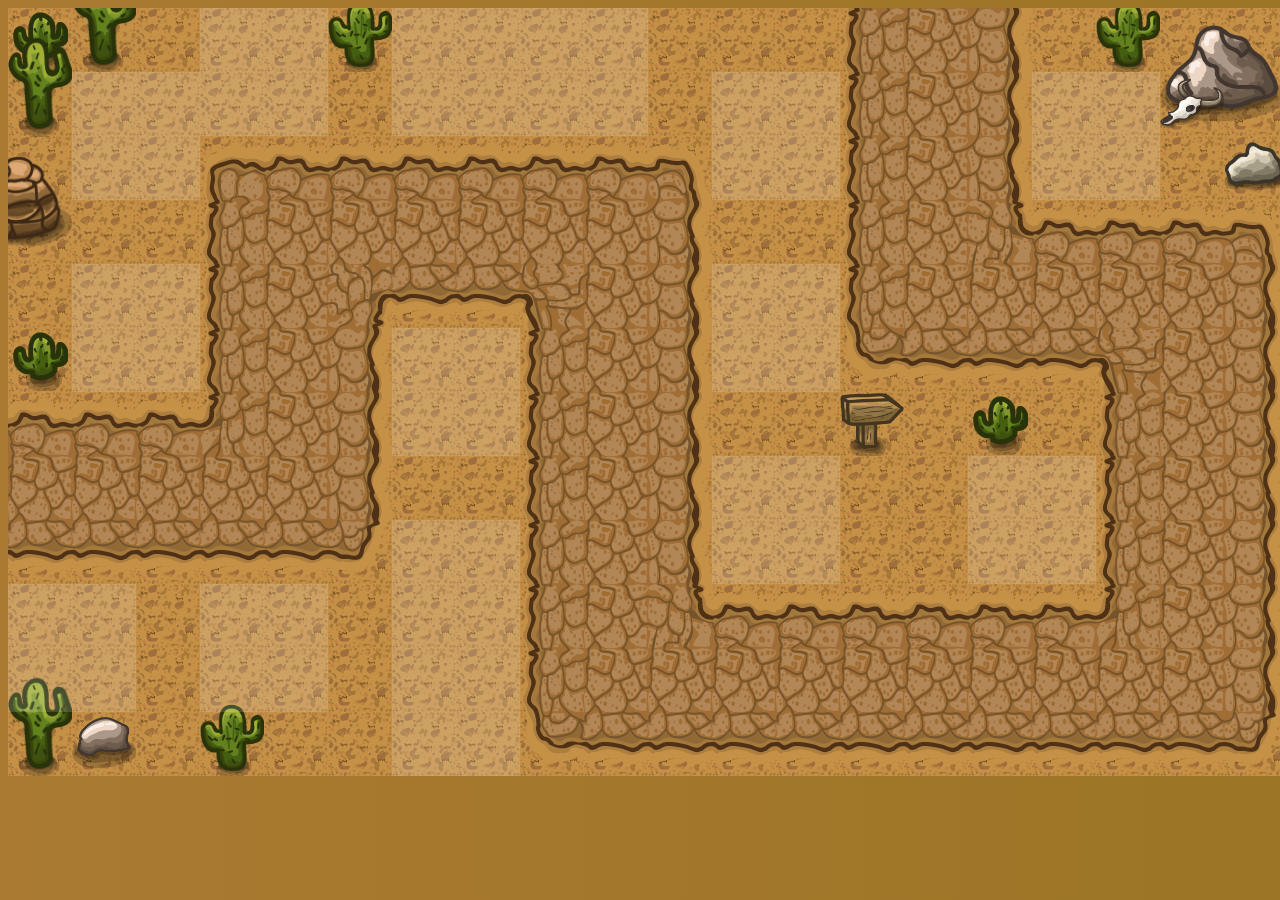
<file: Helltrip/index.html>
<!DOCTYPE html>
<html lang="en">

<head>
    <meta charset="UTF-8">
    <meta name="viewport" content="width=device-width, initial-scale=1.0">
    <link rel="stylesheet" href="css/style.css">
    <title>Helltrip</title>
</head>

<body>
    <canvas></canvas>



<script src="js/placementData.js"></script>
<script src="js/classes.js"></script>
<script src="js/waypoints.js"></script>
<script src="js/script.js"></script>


</body>

</html>
</file>
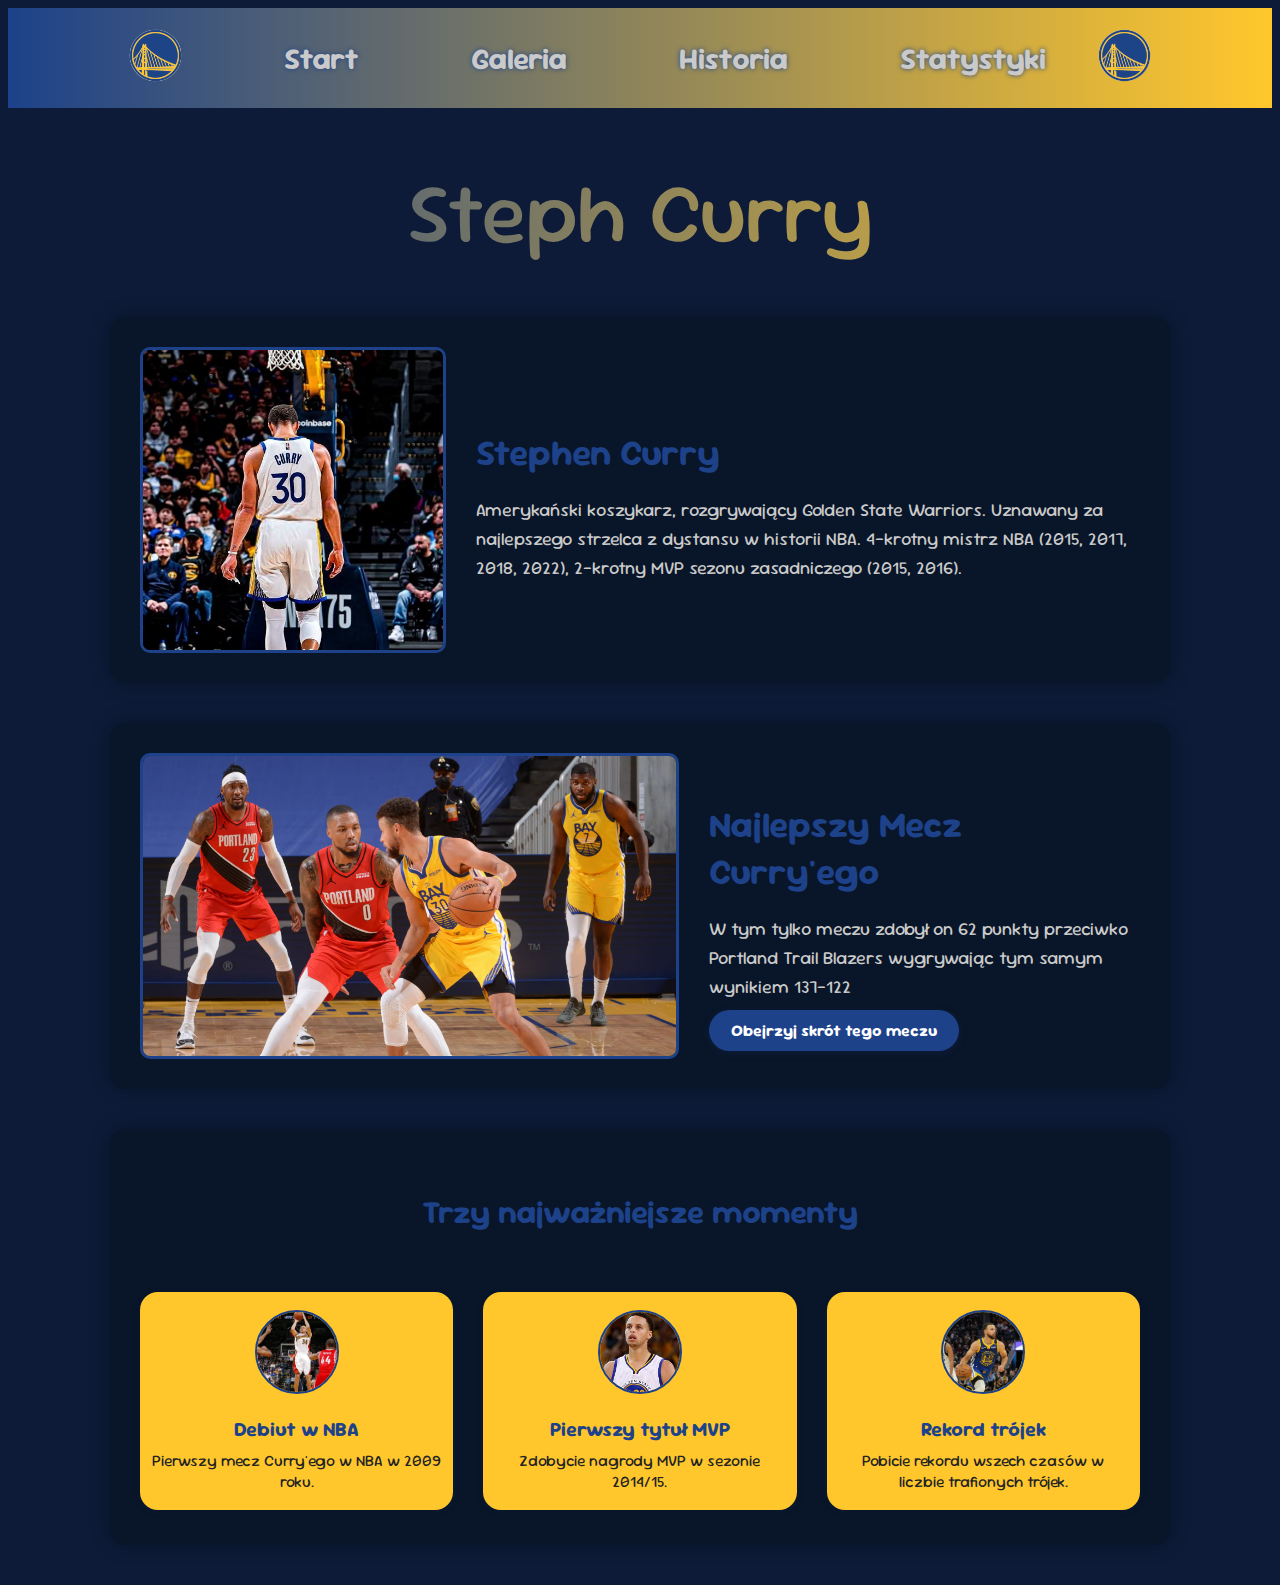
<file: StephCurry/index.html>
<!DOCTYPE html>
<html lang="pl">

<head>
    <meta charset="UTF-8">
    <meta http-equiv="X-UA-Compatible" content="IE=edge">
    <meta name="viewport" content="width=device-width, initial-scale=1.0">
    <link rel="stylesheet" href="style.css">
    <link rel="preconnect" href="https://fonts.googleapis.com">
    <link rel="preconnect" href="https://fonts.gstatic.com" crossorigin>
    <link href="https://fonts.googleapis.com/css2?family=Sour+Gummy:ital,wght@0,100..900;1,100..900&display=swap"
        rel="stylesheet">
    <title>Steph Curry</title>
</head>

<body>
    <div class="gradient-bar">

        <nav>
            <div class="nav-logo">
                <a href="podstrony/warriors.html"><img src="img/gsw.png" alt="Golden State Warriors Logo"
                        class="nav-logo" width="65" height="65">
            </div></a>
            <a href="index.html" class="nav-link">Start</a>
            <a href="Podstrony/galeria.html" class="nav-link">Galeria</a>
            <a href="Podstrony/historia.html" class="nav-link">Historia</a>
            <a href="Podstrony/statystyki.html" class="nav-link">Statystyki</a>
            <div class="nav-logo">
                <a href="https://www.nba.com/warriors/"><img src="img/gsw.png" alt="Golden State Warriors Logo"
                        class="nav-logo" width="65" height="65">
            </div></a>
        </nav>

    </div>
    <h1 class="title">Steph Curry</h1>

    <div class="info-tile">
        <img src="Podstrony/img2/steph.jpg" alt="Stephen Curry" class="profile-image">
        <div class="info-content">
            <h2>Stephen Curry</h2>
            <p>Amerykański koszykarz, rozgrywający Golden State Warriors. Uznawany za najlepszego strzelca z dystansu w
                historii NBA. 4-krotny mistrz NBA (2015, 2017, 2018, 2022), 2-krotny MVP sezonu zasadniczego (2015,
                2016).</p>
        </div>
    </div>
    <div class="info-tile">
        <img src="img/najlepsza_gra.avif" alt="Golden State Warriors Game" class="profile-image_wide">
        <div class="info-content">
            <h2>Najlepszy Mecz Curry'ego</h2>
            <p>W tym tylko meczu zdobył on 62 punkty przeciwko Portland Trail Blazers wygrywając tym samym wynikiem 137-122</p>
            <a href="https://www.youtube.com/watch?v=ShoUUkK1l_k" target="_blank" class="game-link" style="background: #1d428a; color: #fff; padding: 10px 22px; border-radius: 25px; text-decoration: none; font-weight: bold; box-shadow: 0 2px 8px rgba(29,66,138,0.2); transition: background 0.2s;" id="skrot_meczu">Obejrzyj skrót tego meczu </a>
        </div>
    </div>
    
        <div class="info-tile moments-tile">
        <h2 class="moments-title">Trzy najważniejsze momenty</h2>
        <div class="moments-inner">
            <div class="moment-card">
                <img src="img/debiut.jpg" alt="Moment 1" class="moment-img">
                <h3>Debiut w NBA</h3>
                <p>Pierwszy mecz Curry'ego w NBA w 2009 roku.</p>
            </div>
            <div class="moment-card">
                <img src="img/mvp.jpg" alt="Moment 2" class="moment-img">
                <h3>Pierwszy tytuł MVP</h3>
                <p>Zdobycie nagrody MVP w sezonie 2014/15.</p>
            </div>
            <div class="moment-card">
                <img src="img/rekord.jpg" alt="Moment 3" class="moment-img">
                <h3>Rekord trójek</h3>
                <p>Pobicie rekordu wszech czasów w liczbie trafionych trójek.</p>
            </div>
        </div>
    
      
</body>

</html>
</file>
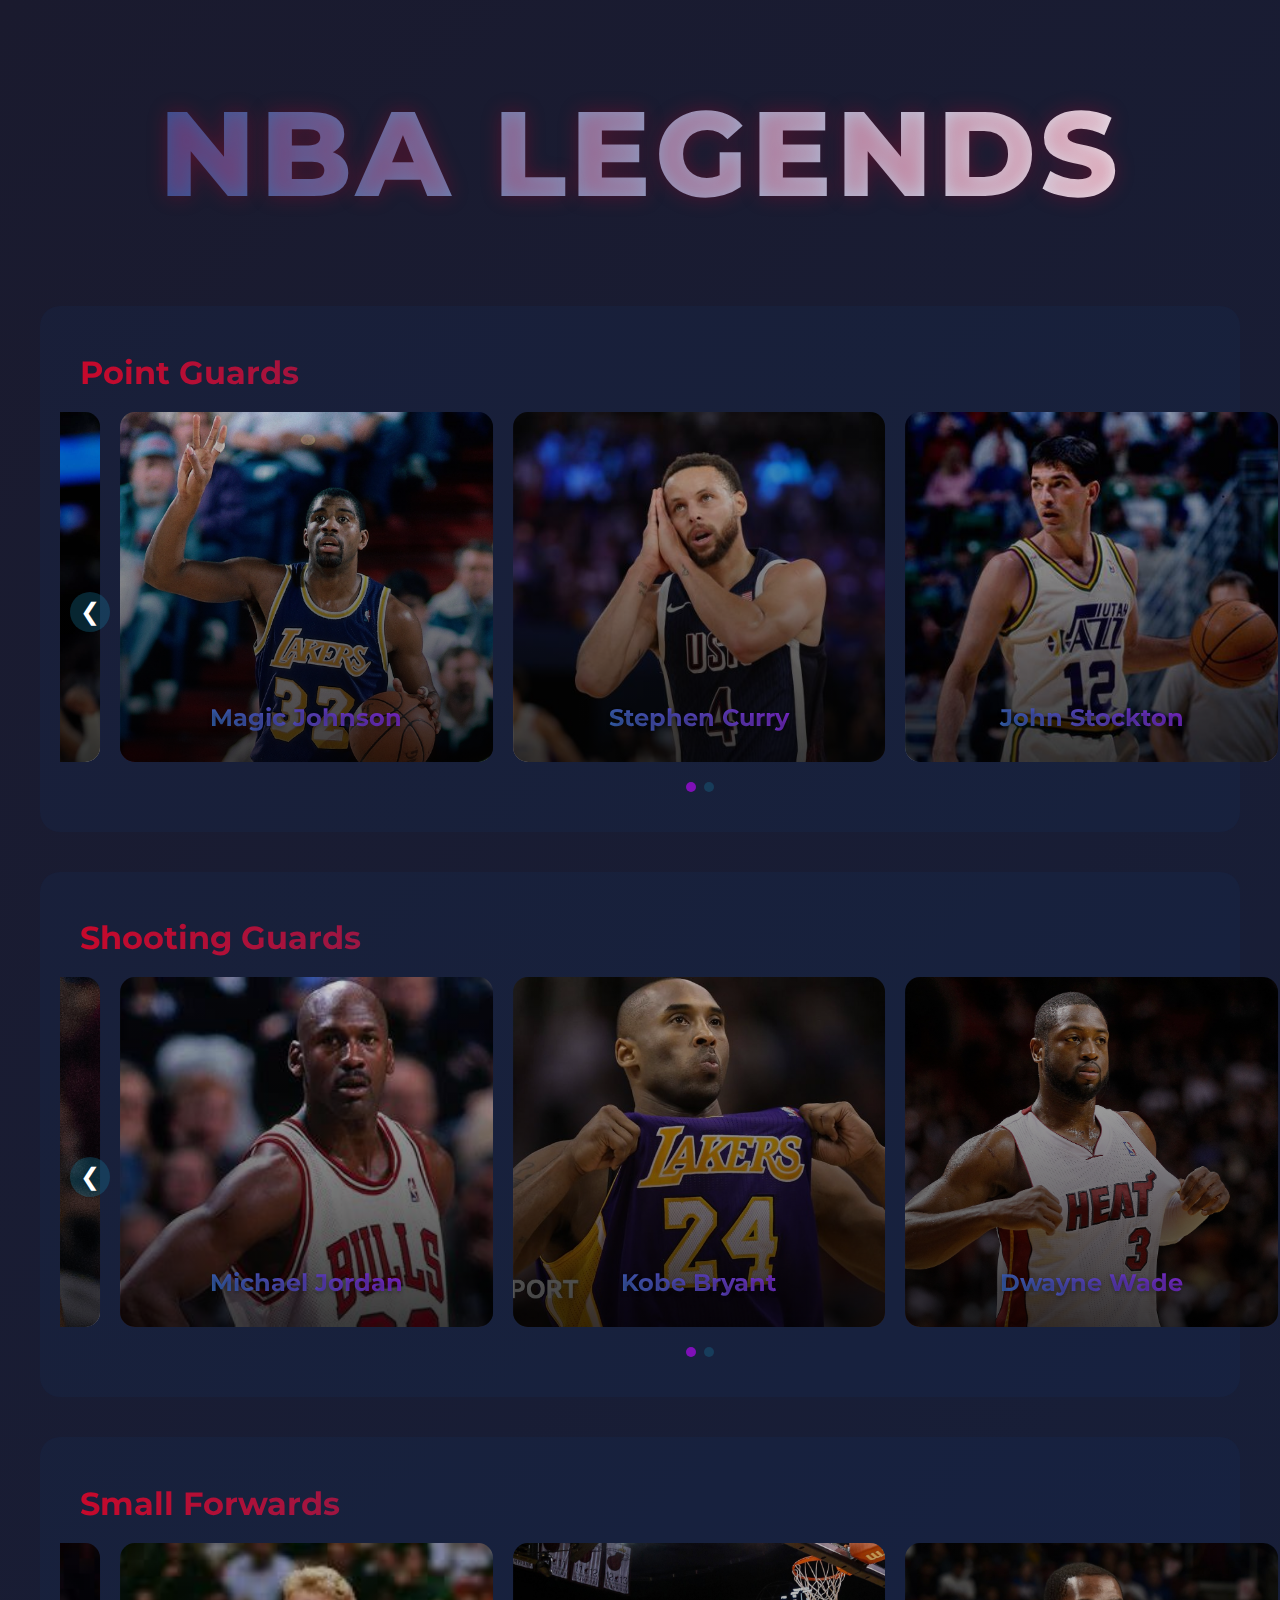
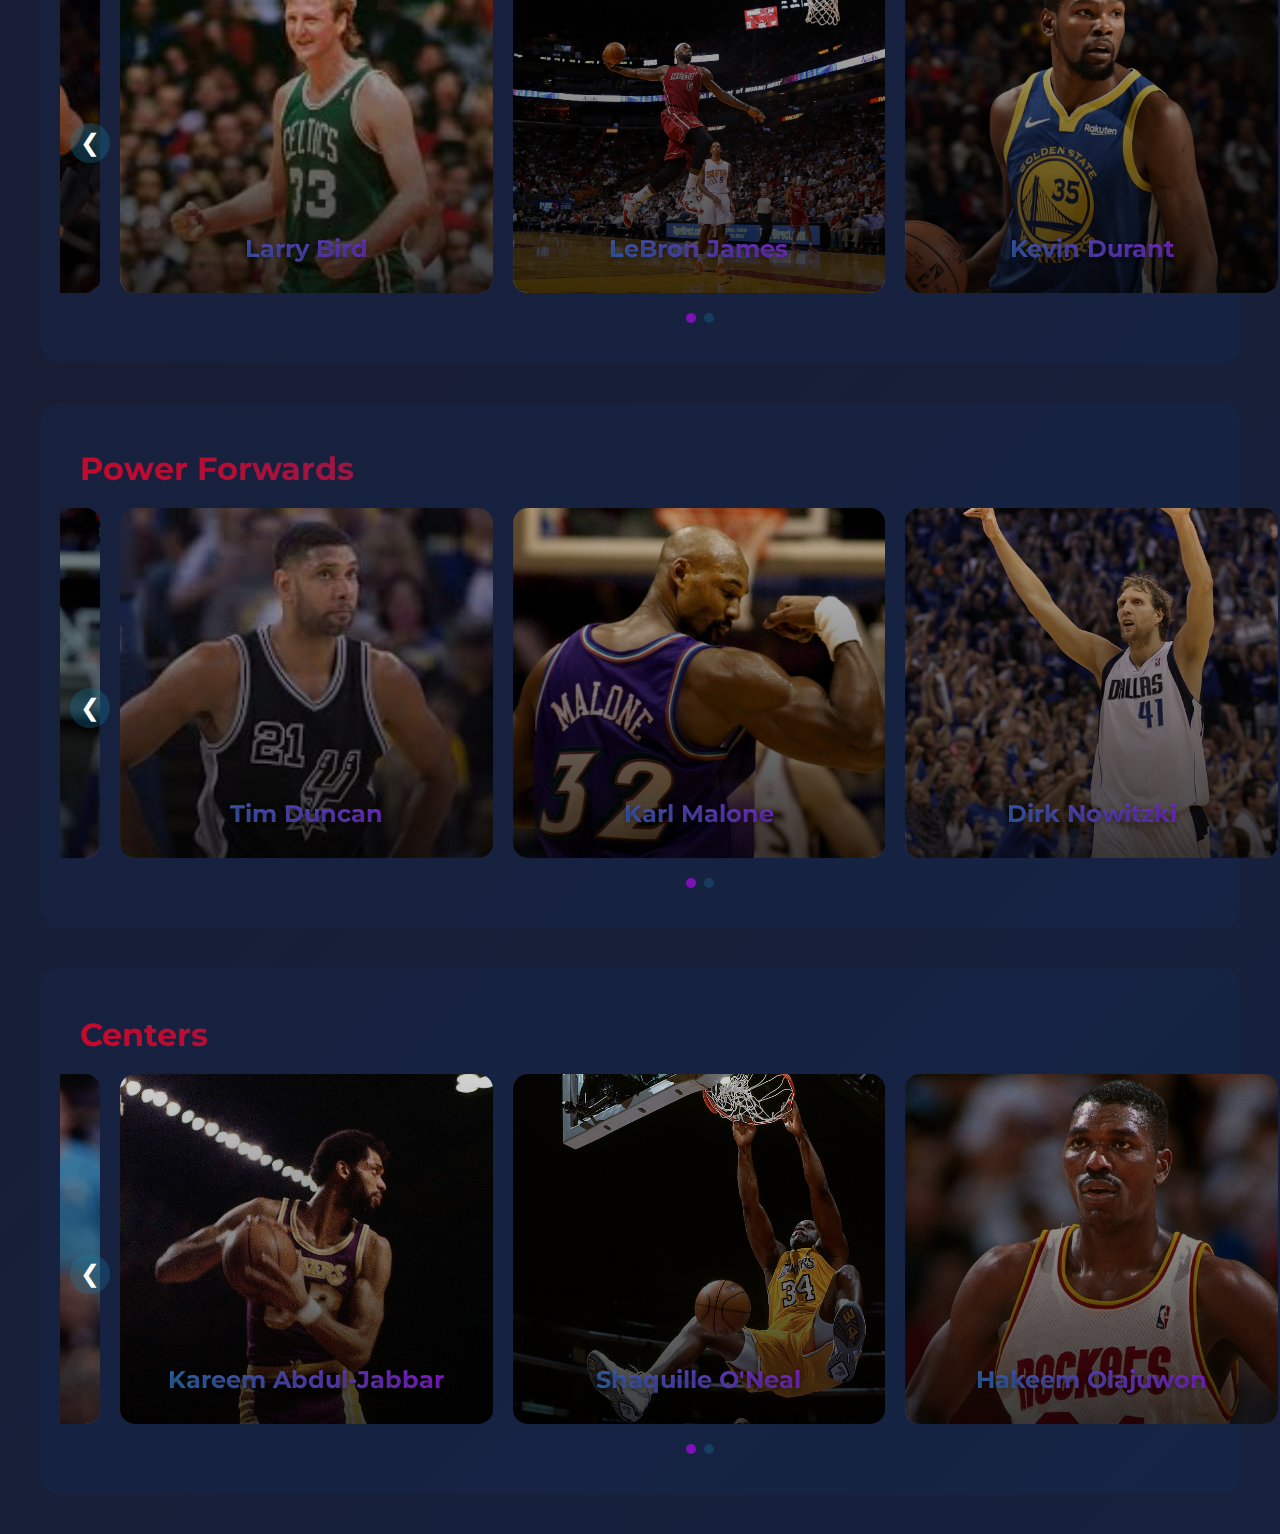
<file: src/Basketball/index.html>
<!DOCTYPE html>
<html lang="en">
<head>
    <meta charset="UTF-8">
    <title>NBA Legends</title>
    <link rel="stylesheet" href="style.css">
    <link href="https://fonts.googleapis.com/css2?family=Montserrat:wght@400;700;800&display=swap" rel="stylesheet">
</head>
<body>
    <h1 class="nba-gradient-title">NBA LEGENDS</h1>

    <div class="position-sections">
        <!-- Point Guards Section -->
        <section class="position-section point-guards">
            <h2 class="position-title">Point Guards</h2>
            <div class="carousel-container">
                <button class="carousel-button prev">❮</button>
                <div class="carousel-track">
                    <a href="#" class="kafelek-link">
                        <div class="kafelek" style="--bg:url('media/magic.jpg')">
                            <span class="kafelek-text">Magic Johnson</span>
                        </div>
                    </a>
                    <a href="#" class="kafelek-link">
                        <div class="kafelek" style="--bg:url('media/steph.jpg')">
                            <span class="kafelek-text">Stephen Curry</span>
                        </div>
                    </a>
                    <a href="#" class="kafelek-link">
                        <div class="kafelek" style="--bg:url('media/stockton.jpg')">
                            <span class="kafelek-text">John Stockton</span>
                        </div>
                    </a>
                    <a href="#" class="kafelek-link">
                        <div class="kafelek" style="--bg:url('media/chris.jpg')">
                            <span class="kafelek-text">Chris Paul</span>
                        </div>
                    </a>
                    <a href="#" class="kafelek-link">
                        <div class="kafelek" style="--bg:url('media/thomas.jpg')">
                            <span class="kafelek-text">Isiah Thomas</span>
                        </div>
                    </a>
                    <a href="#" class="kafelek-link">
                        <div class="kafelek" style="--bg:url('media/westbrook.jpg')">
                            <span class="kafelek-text">Russell Westbrook</span>
                        </div>
                    </a>
                </div>
                <button class="carousel-button next">❯</button>
                <div class="carousel-dots"></div>
            </div>
        </section>

        <!-- Shooting Guards Section -->
        <section class="position-section shooting-guards">
            <h2 class="position-title">Shooting Guards</h2>
            <div class="carousel-container">
                <button class="carousel-button prev">❮</button>
                <div class="carousel-track">
                    <a href="#" class="kafelek-link">
                        <div class="kafelek" style="--bg:url('media/jordan.jpg')">
                            <span class="kafelek-text">Michael Jordan</span>
                        </div>
                    </a>
                    <a href="#" class="kafelek-link">
                        <div class="kafelek" style="--bg:url('media/bryant.jpg')">
                            <span class="kafelek-text">Kobe Bryant</span>
                        </div>
                    </a>
                    <a href="#" class="kafelek-link">
                        <div class="kafelek" style="--bg:url('media/dwayne.jpg')">
                            <span class="kafelek-text">Dwayne Wade</span>
                        </div>
                    </a>
                    <a href="#" class="kafelek-link">
                        <div class="kafelek" style="--bg:url('media/allen.webp')">
                            <span class="kafelek-text">Ray Allen</span>
                        </div>
                    </a>
                    <a href="#" class="kafelek-link">
                        <div class="kafelek" style="--bg:url('media/reggie.jpg')">
                            <span class="kafelek-text">Reggie Miller</span>
                        </div>
                    </a>
                    <a href="#" class="kafelek-link">
                        <div class="kafelek" style="--bg:url('media/harden.jpg')">
                            <span class="kafelek-text">James Harden</span>
                        </div>
                    </a>
                </div>
                <button class="carousel-button next">❯</button>
                <div class="carousel-dots"></div>
            </div>
        </section>

        <!-- Small Forwards Section -->
        <section class="position-section small-forwards">
            <h2 class="position-title">Small Forwards</h2>
            <div class="carousel-container">
                <button class="carousel-button prev">❮</button>
                <div class="carousel-track">
                    <a href="#" class="kafelek-link">
                        <div class="kafelek" style="--bg:url('media/bird.jpg')">
                            <span class="kafelek-text">Larry Bird</span>
                        </div>
                    </a>
                    <a href="#" class="kafelek-link">
                        <div class="kafelek" style="--bg:url('media/lebron.jpg')">
                            <span class="kafelek-text">LeBron James</span>
                        </div>
                    </a>
                    <a href="#" class="kafelek-link">
                        <div class="kafelek" style="--bg:url('media/durant.jpg')">
                            <span class="kafelek-text">Kevin Durant</span>
                        </div>
                    </a>
                    <a href="#" class="kafelek-link">
                        <div class="kafelek" style="--bg:url('media/pippen.jpg')">
                            <span class="kafelek-text">Scottie Pippen</span>
                        </div>
                    </a>
                    <a href="#" class="kafelek-link">
                        <div class="kafelek" style="--bg:url('media/kawhi.webp')">
                            <span class="kafelek-text">Kawhi Leonard</span>
                        </div>
                    </a>
                    <a href="#" class="kafelek-link">
                        <div class="kafelek" style="--bg:url('media/pierce.jpg')">
                            <span class="kafelek-text">Paul Pierce</span>
                        </div>
                    </a>
                </div>
                <button class="carousel-button next">❯</button>
                <div class="carousel-dots"></div>
            </div>
        </section>

        <!-- Power Forwards Section -->
        <section class="position-section power-forwards">
            <h2 class="position-title">Power Forwards</h2>
            <div class="carousel-container">
                <button class="carousel-button prev">❮</button>
                <div class="carousel-track">
                    <a href="#" class="kafelek-link">
                        <div class="kafelek" style="--bg:url('media/duncan.jpg')">
                            <span class="kafelek-text">Tim Duncan</span>
                        </div>
                    </a>
                    <a href="#" class="kafelek-link">
                        <div class="kafelek" style="--bg:url('media/malone.jpg')">
                            <span class="kafelek-text">Karl Malone</span>
                        </div>
                    </a>
                    <a href="#" class="kafelek-link">
                        <div class="kafelek" style="--bg:url('media/dirk.avif')">
                            <span class="kafelek-text">Dirk Nowitzki</span>
                        </div>
                    </a>
                    <a href="#" class="kafelek-link">
                        <div class="kafelek" style="--bg:url('media/garnett.jpg')">
                            <span class="kafelek-text">Kevin Garnett</span>
                        </div>
                    </a>
                    <a href="#" class="kafelek-link">
                        <div class="kafelek" style="--bg:url('media/barkley.jpg')">
                            <span class="kafelek-text">Charles Barkley</span>
                        </div>
                    </a>
                    <a href="#" class="kafelek-link">
                        <div class="kafelek" style="--bg:url('media/mchale.webp')">
                            <span class="kafelek-text">Kevin McHale</span>
                        </div>
                    </a>
                </div>
                <button class="carousel-button next">❯</button>
                <div class="carousel-dots"></div>
            </div>
        </section>

        <!-- Centers Section -->
        <section class="position-section centers">
            <h2 class="position-title">Centers</h2>
            <div class="carousel-container">
                <button class="carousel-button prev">❮</button>
                <div class="carousel-track">
                    <a href="#" class="kafelek-link">
                        <div class="kafelek" style="--bg:url('media/kareem.jpg')">
                            <span class="kafelek-text">Kareem Abdul-Jabbar</span>
                        </div>
                    </a>
                    <a href="#" class="kafelek-link">
                        <div class="kafelek" style="--bg:url('media/shaq.jpg')">
                            <span class="kafelek-text">Shaquille O'Neal</span>
                        </div>
                    </a>
                    <a href="#" class="kafelek-link">
                        <div class="kafelek" style="--bg:url('media/hakeem.webp')">
                            <span class="kafelek-text">Hakeem Olajuwon</span>
                        </div>
                    </a>
                    <a href="#" class="kafelek-link">
                        <div class="kafelek" style="--bg:url('media/wilt.webp')">
                            <span class="kafelek-text">Wilt Chamberlain</span>
                        </div>
                    </a>
                    <a href="#" class="kafelek-link">
                        <div class="kafelek" style="--bg:url('media/russell.jpg')">
                            <span class="kafelek-text">Bill Russell</span>
                        </div>
                    </a>
                    <a href="#" class="kafelek-link">
                        <div class="kafelek" style="--bg:url('media/robinson.jpg')">
                            <span class="kafelek-text">David Robinson</span>
                        </div>
                    </a>
                </div>
                <button class="carousel-button next">❯</button>
                <div class="carousel-dots"></div>
            </div>
        </section>
    </div>

    <script src="script.js"></script>
</body>
</html>
</file>
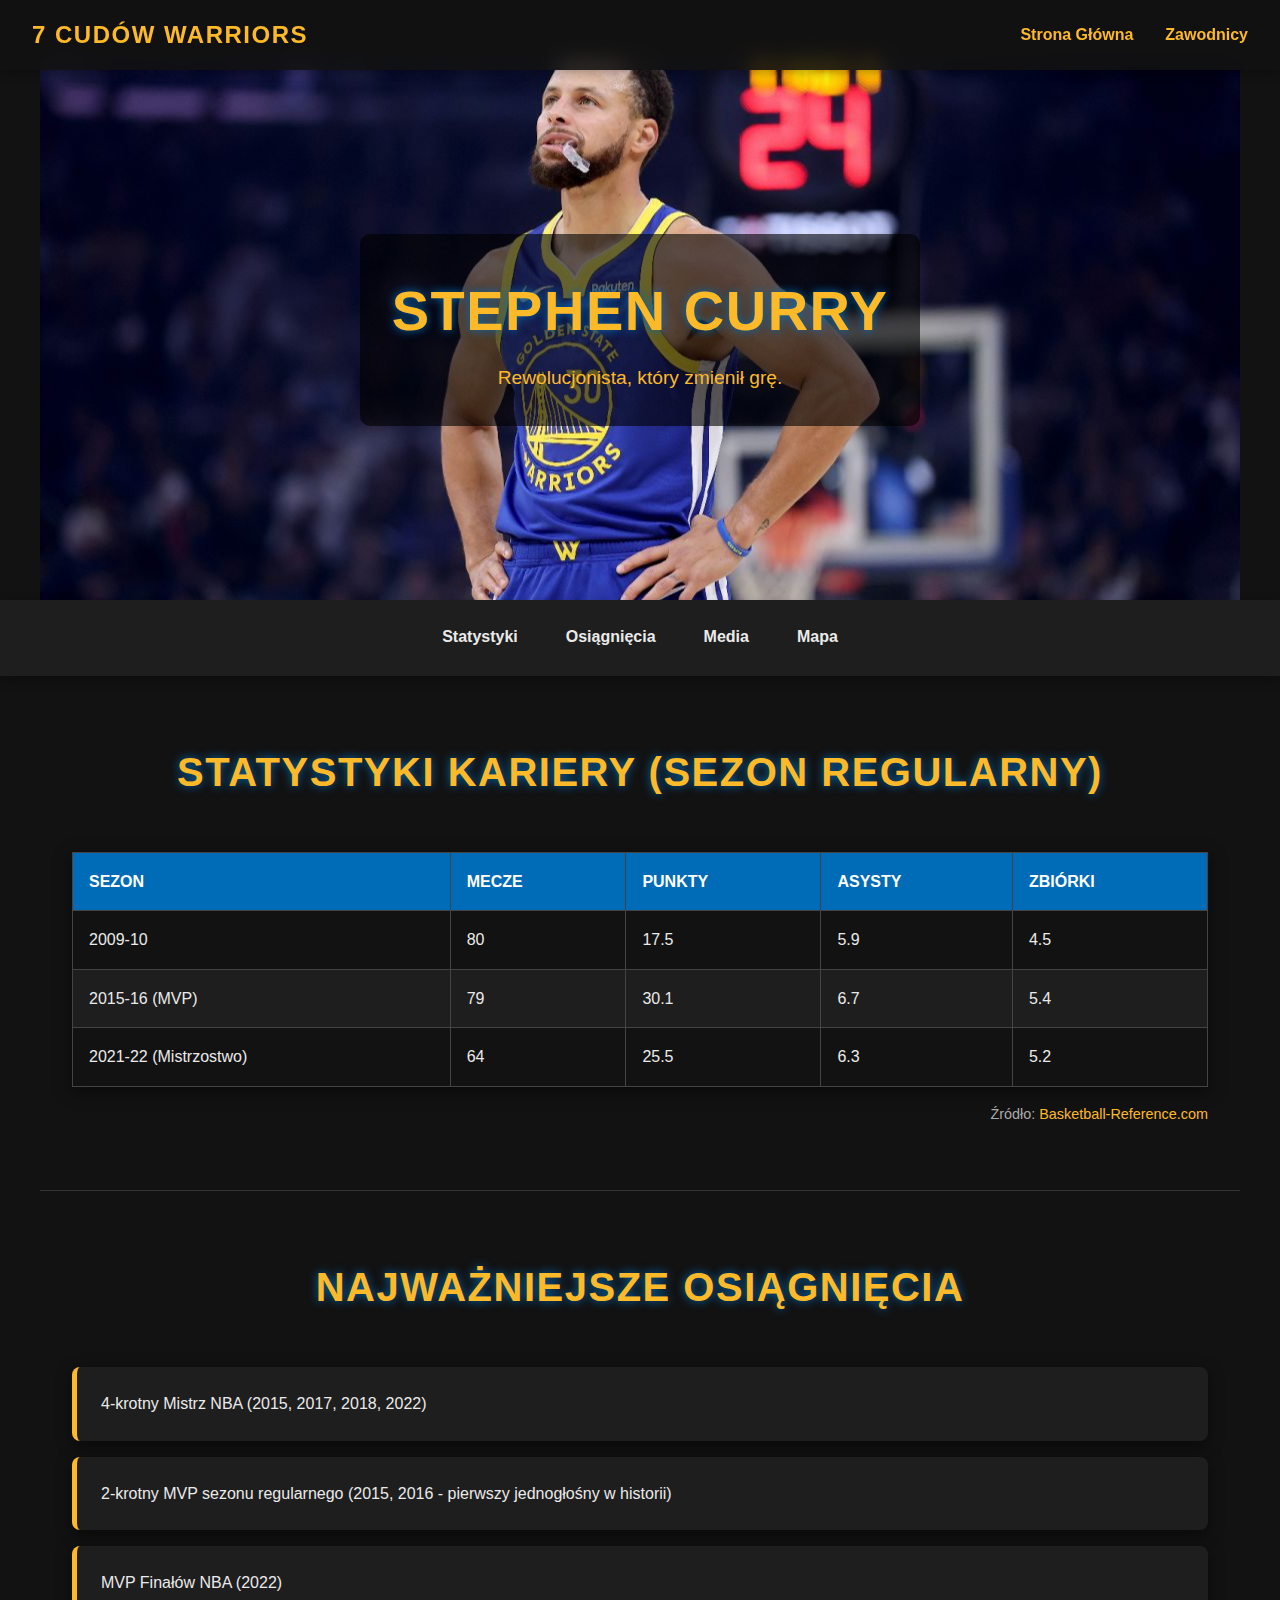
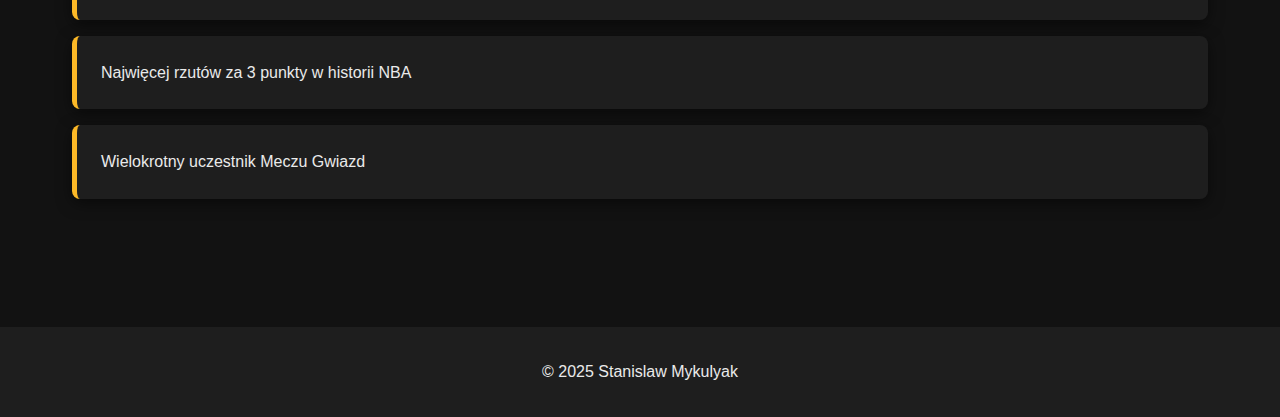
<file: player1.html>
<!DOCTYPE html>
<html lang="pl">
<head>
    <meta charset="UTF-8">
    <meta name="author" content="Your Name and Class">
    <meta name="keywords" content="Stephen Curry, Warriors, NBA, koszykówka">
    <meta name="description" content="Strona o Stephenie Curry, jednym z 7 cudów Golden State Warriors.">
    <meta name="viewport" content="width=device-width, initial-scale=1.0">
    <title>Stephen Curry - 7 Cudów Warriors</title>
    <link rel="stylesheet" href="style.css">
</head>
<body>
    <header>
        <div class="logo">
            <h1><a href="index.html">7 Cudów Warriors</a></h1>
        </div>
        <nav class="nav-desktop">
            <ul>
                <li><a href="index.html">Strona Główna</a></li>
                <li><a href="index.html#players">Zawodnicy</a></li>
            </ul>
        </nav>
        <div class="hamburger-menu">
            <div class="bar"></div>
            <div class="bar"></div>
            <div class="bar"></div>
        </div>
    </header>
    <nav class="nav-mobile">
        <ul>
            <li><a href="index.html">Strona Główna</a></li>
            <li><a href="index.html#gallery">Galeria</a></li>
            <li><a href="index.html#players">Zawodnicy</a></li>
            <li><a href="index.html#form">Ankieta</a></li>
            <li class="players-submenu">
                <a href="#">Zawodnicy &raquo;</a>
                <ul class="dropdown">
                    <li><a href="player1.html">Stephen Curry</a></li>
                    <li><a href="player2.html">Klay Thompson</a></li>
                    <li><a href="player3.html">Draymond Green</a></li>
                    <li><a href="player4.html">Kevin Durant</a></li>
                    <li><a href="player5.html">Andre Iguodala</a></li>
                    <li><a href="player6.html">Baron Davis</a></li>
                    <li><a href="player7.html">Steve Kerr</a></li>
                </ul>
            </li>
        </ul>
    </nav>

    <main class="player-page">
        <section class="player-hero" style="background-image: url('media/steph.jpg');">
            <div class="hero-overlay">
                <h2>Stephen Curry</h2>
                <p>Rewolucjonista, który zmienił grę.</p>
            </div>
        </section>

        <nav class="internal-nav">
            <a href="#stats">Statystyki</a>
            <a href="#achievements">Osiągnięcia</a>
            <a href="#media">Media</a>
            <a href="#map">Mapa</a>
        </nav>

        <section id="stats" class="player-section">
            <h2>Statystyki Kariery (Sezon Regularny)</h2>
            <table class="stats-table">
                <thead>
                    <tr>
                        <th>Sezon</th>
                        <th>Mecze</th>
                        <th>Punkty</th>
                        <th>Asysty</th>
                        <th>Zbiórki</th>
                    </tr>
                </thead>
                <tbody>
                    <tr>
                        <td>2009-10</td>
                        <td>80</td>
                        <td>17.5</td>
                        <td>5.9</td>
                        <td>4.5</td>
                    </tr>
                    <tr>
                        <td>2015-16 (MVP)</td>
                        <td>79</td>
                        <td>30.1</td>
                        <td>6.7</td>
                        <td>5.4</td>
                    </tr>
                     <tr>
                        <td>2021-22 (Mistrzostwo)</td>
                        <td>64</td>
                        <td>25.5</td>
                        <td>6.3</td>
                        <td>5.2</td>
                    </tr>
                </tbody>
            </table>
            <p class="source">Źródło: <a href="https://www.basketball-reference.com/players/c/curryst01.html" target="_blank">Basketball-Reference.com</a></p>
        </section>

        <section id="achievements" class="player-section">
            <h2>Najważniejsze Osiągnięcia</h2>
            <ul>
                <li>4-krotny Mistrz NBA (2015, 2017, 2018, 2022)</li>
                <li>2-krotny MVP sezonu regularnego (2015, 2016 - pierwszy jednogłośny w historii)</li>
                <li>MVP Finałów NBA (2022)</li>
                <li>Najwięcej rzutów za 3 punkty w historii NBA</li>
                <li>Wielokrotny uczestnik Meczu Gwiazd</li>
            </ul>
        </section>

        
        
    </main>

    <footer>
        <p>&copy; 2025 Stanislaw Mykulyak</p>
    </footer>

    <script src="script.js"></script>
</body>
</html>
</file>
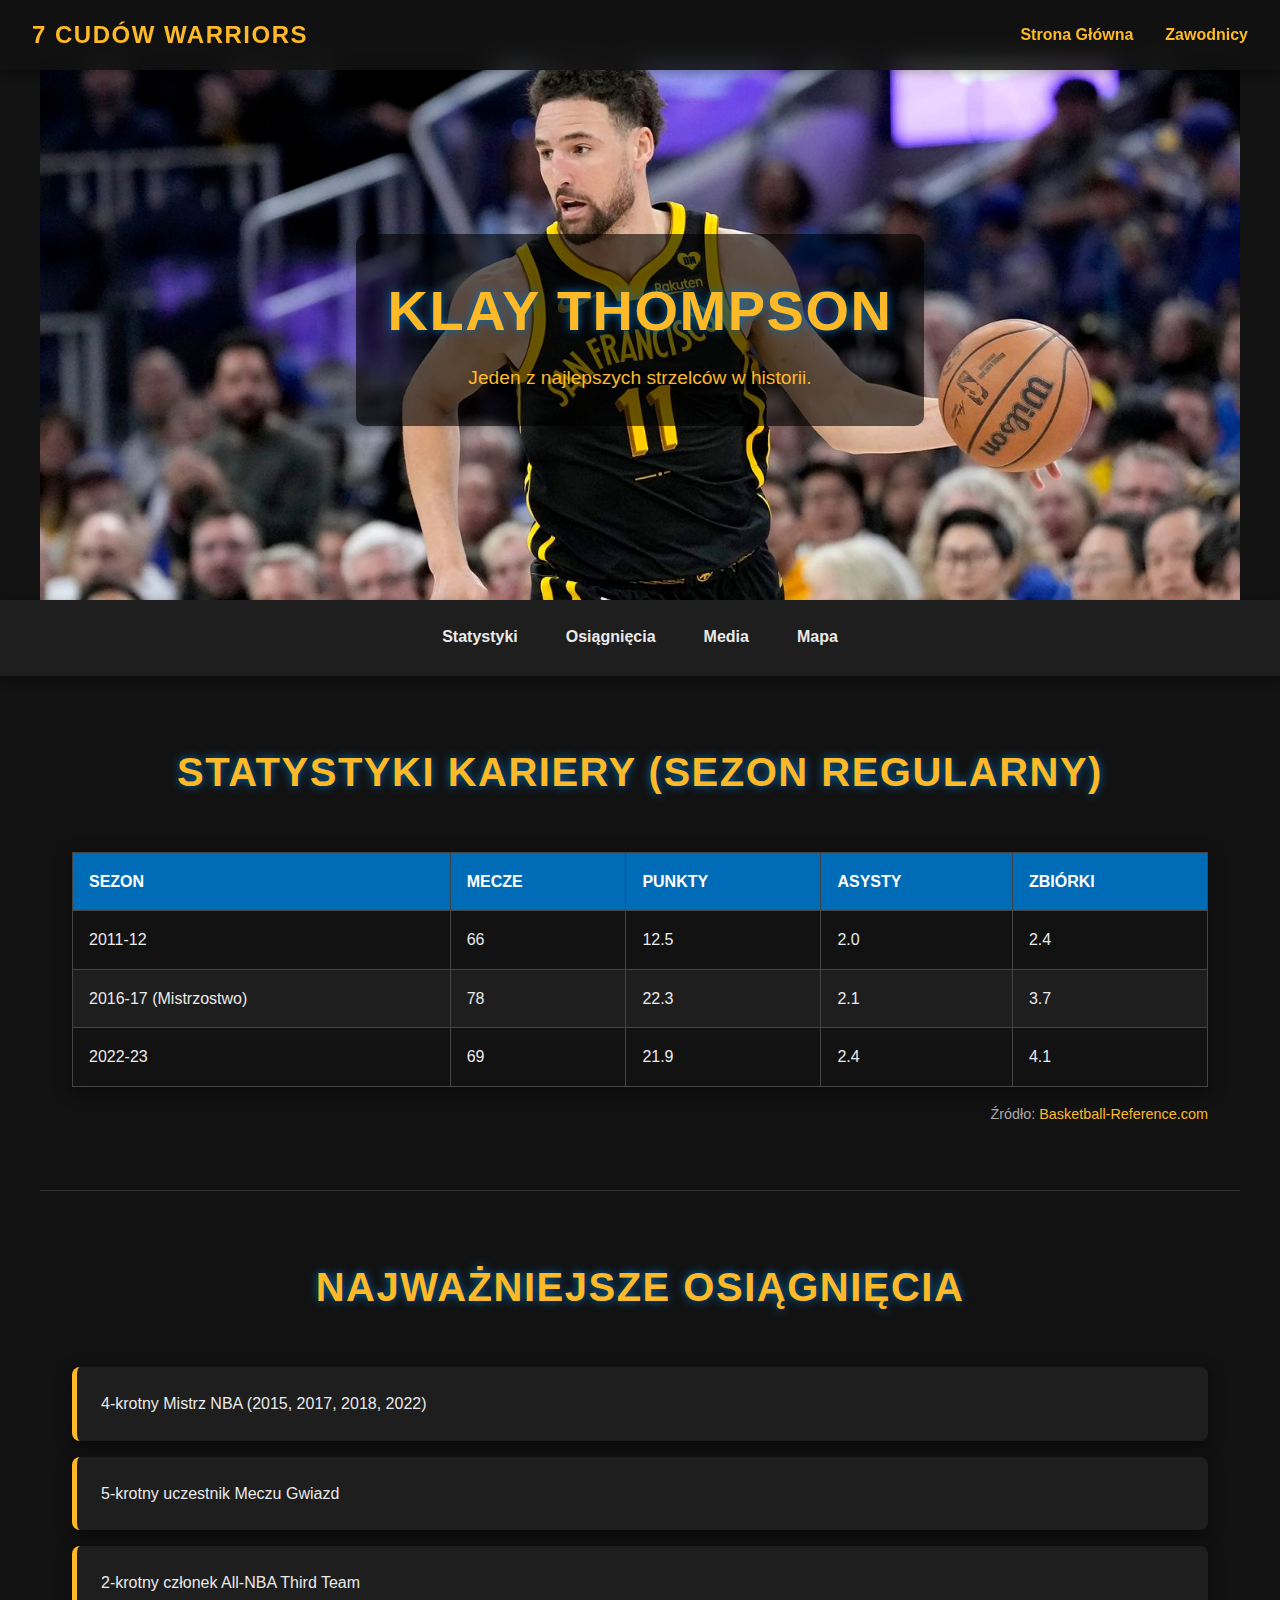
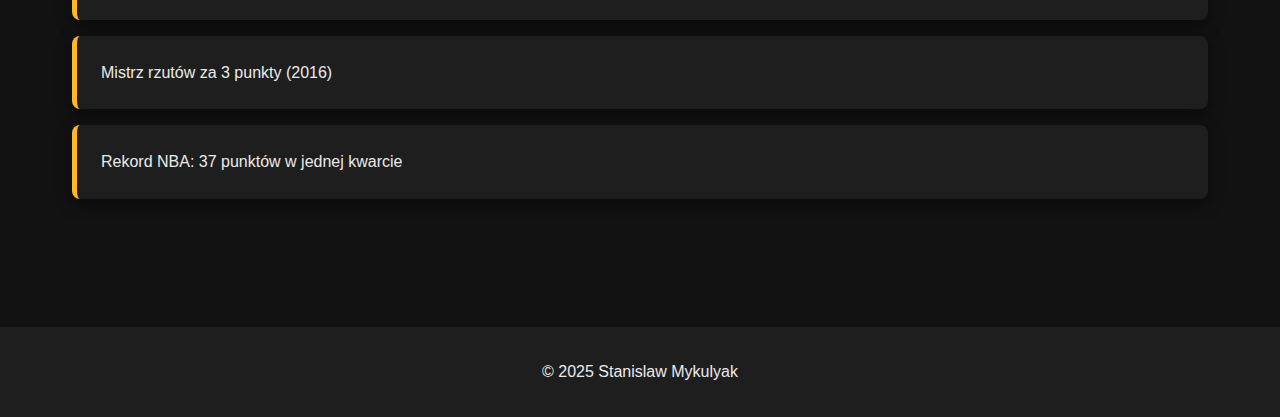
<file: player2.html>
<!DOCTYPE html>
<html lang="pl">
<head>
    <meta charset="UTF-8">
    <meta name="author" content="Jakub">
    <meta name="keywords" content="Klay Thompson, Warriors, NBA, koszykówka">
    <meta name="description" content="Strona o Klayu Thompsonie, jednym z 7 cudów Golden State Warriors.">
    <meta name="viewport" content="width=device-width, initial-scale=1.0">
    <title>Klay Thompson - 7 Cudów Warriors</title>
    <link rel="stylesheet" href="style.css">
</head>
<body>
    <header>
        <div class="logo">
            <h1><a href="index.html">7 Cudów Warriors</a></h1>
        </div>
        <nav class="nav-desktop">
            <ul>
                <li><a href="index.html">Strona Główna</a></li>
                <li><a href="index.html#players">Zawodnicy</a></li>
            </ul>
        </nav>
        <div class="hamburger-menu">
            <div class="bar"></div>
            <div class="bar"></div>
            <div class="bar"></div>
        </div>
    </header>
    <nav class="nav-mobile">
        <ul>
            <li><a href="index.html">Strona Główna</a></li>
            <li><a href="index.html#gallery">Galeria</a></li>
            <li><a href="index.html#players">Zawodnicy</a></li>
            <li><a href="index.html#form">Ankieta</a></li>
            <li class="players-submenu">
                <a href="#">Zawodnicy &raquo;</a>
                <ul class="dropdown">
                    <li><a href="player1.html">Stephen Curry</a></li>
                    <li><a href="player2.html">Klay Thompson</a></li>
                    <li><a href="player3.html">Draymond Green</a></li>
                    <li><a href="player4.html">Kevin Durant</a></li>
                    <li><a href="player5.html">Andre Iguodala</a></li>
                    <li><a href="player6.html">Baron Davis</a></li>
                    <li><a href="player7.html">Monta Ellis</a></li>
                </ul>
            </li>
        </ul>
    </nav>

    <main class="player-page">
        <section class="player-hero" style="background-image: url('media/klay.jpg');">
            <div class="hero-overlay">
                <h2>Klay Thompson</h2>
                <p>Jeden z najlepszych strzelców w historii.</p>
            </div>
        </section>

        <nav class="internal-nav">
            <a href="#stats">Statystyki</a>
            <a href="#achievements">Osiągnięcia</a>
            <a href="#media">Media</a>
            <a href="#map">Mapa</a>
        </nav>

        <section id="stats" class="player-section">
            <h2>Statystyki Kariery (Sezon Regularny)</h2>
            <table class="stats-table">
                <thead>
                    <tr>
                        <th>Sezon</th>
                        <th>Mecze</th>
                        <th>Punkty</th>
                        <th>Asysty</th>
                        <th>Zbiórki</th>
                    </tr>
                </thead>
                <tbody>
                    <tr>
                        <td>2011-12</td>
                        <td>66</td>
                        <td>12.5</td>
                        <td>2.0</td>
                        <td>2.4</td>
                    </tr>
                    <tr>
                        <td>2016-17 (Mistrzostwo)</td>
                        <td>78</td>
                        <td>22.3</td>
                        <td>2.1</td>
                        <td>3.7</td>
                    </tr>
                     <tr>
                        <td>2022-23</td>
                        <td>69</td>
                        <td>21.9</td>
                        <td>2.4</td>
                        <td>4.1</td>
                    </tr>
                </tbody>
            </table>
            <p class="source">Źródło: <a href="https://www.basketball-reference.com/players/t/thompkl01.html" target="_blank">Basketball-Reference.com</a></p>
        </section>

        <section id="achievements" class="player-section">
            <h2>Najważniejsze Osiągnięcia</h2>
            <ul>
                <li>4-krotny Mistrz NBA (2015, 2017, 2018, 2022)</li>
                <li>5-krotny uczestnik Meczu Gwiazd</li>
                <li>2-krotny członek All-NBA Third Team</li>
                <li>Mistrz rzutów za 3 punkty (2016)</li>
                <li>Rekord NBA: 37 punktów w jednej kwarcie</li>
            </ul>
        </section>

    
    </main>

    <footer>
        <p>&copy; 2025 Stanislaw Mykulyak</p>
    </footer>

    <script src="script.js"></script>
</body>
</html>
</file>
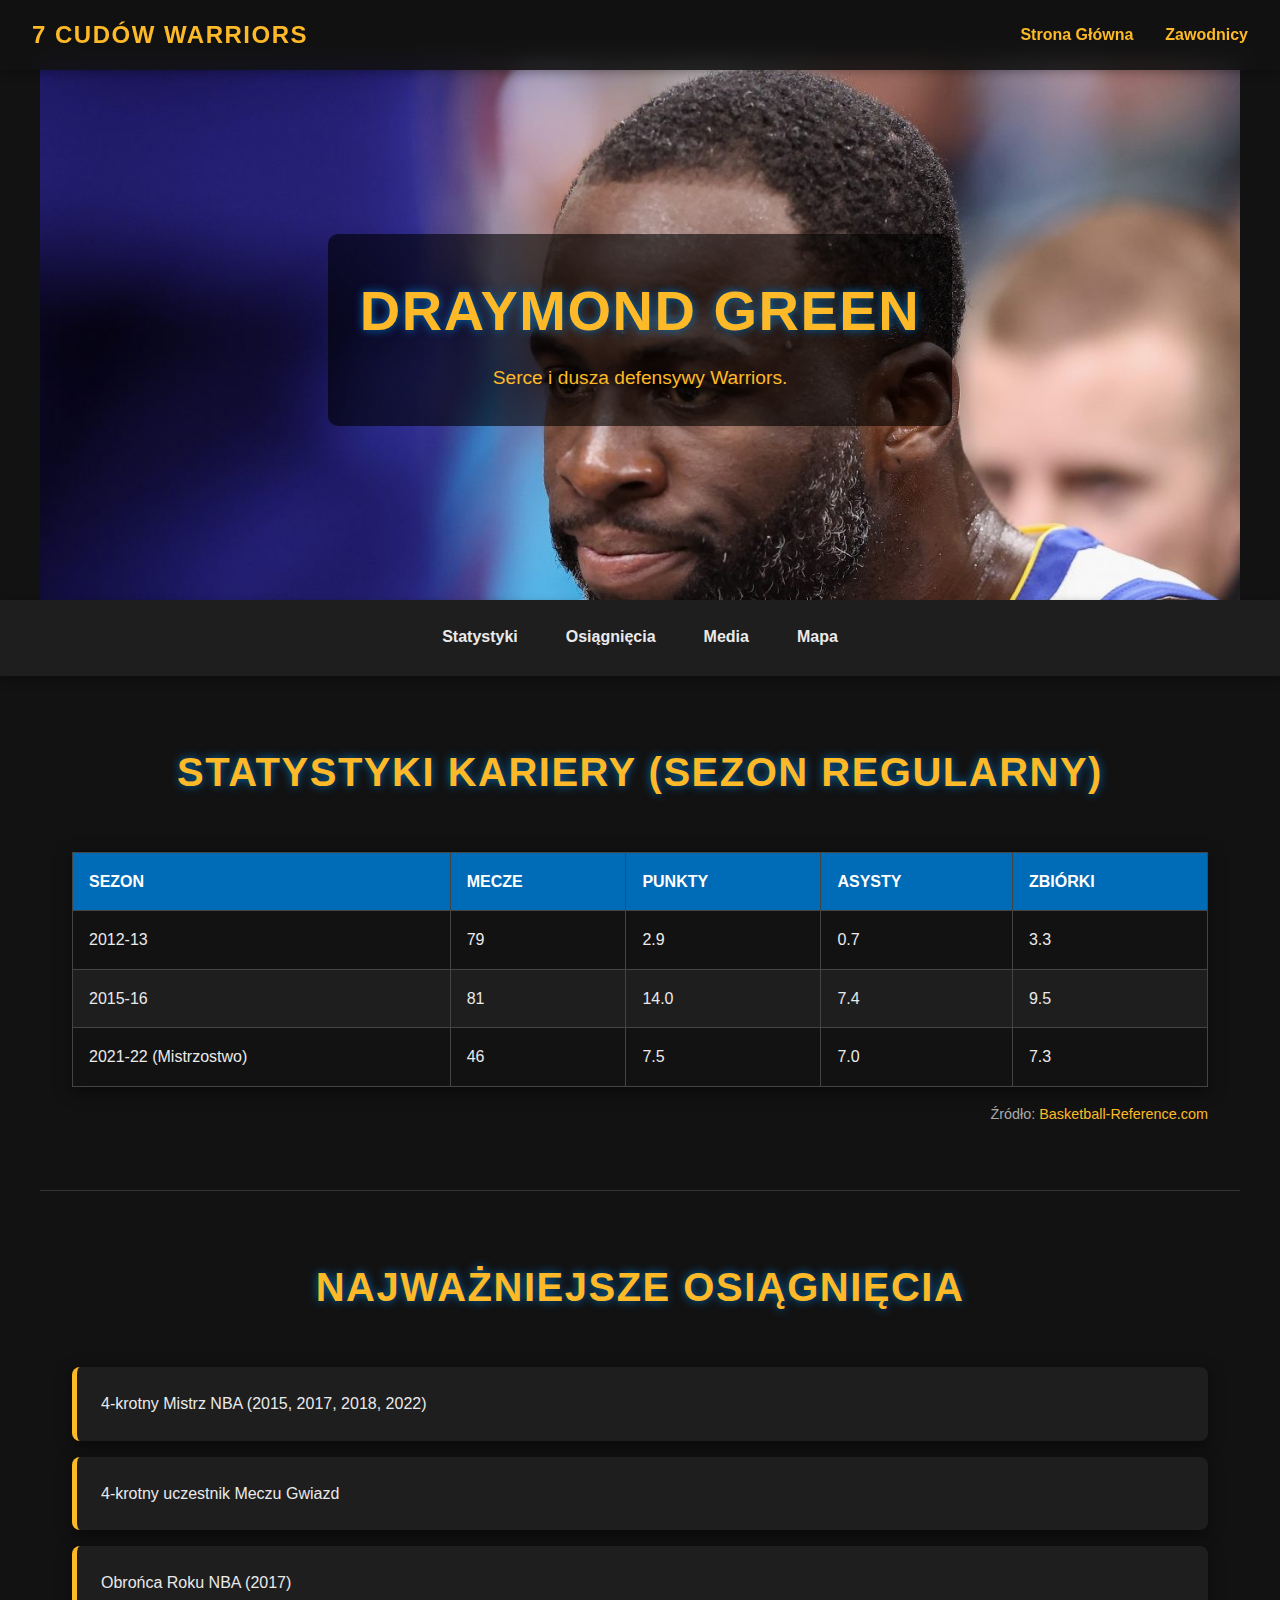
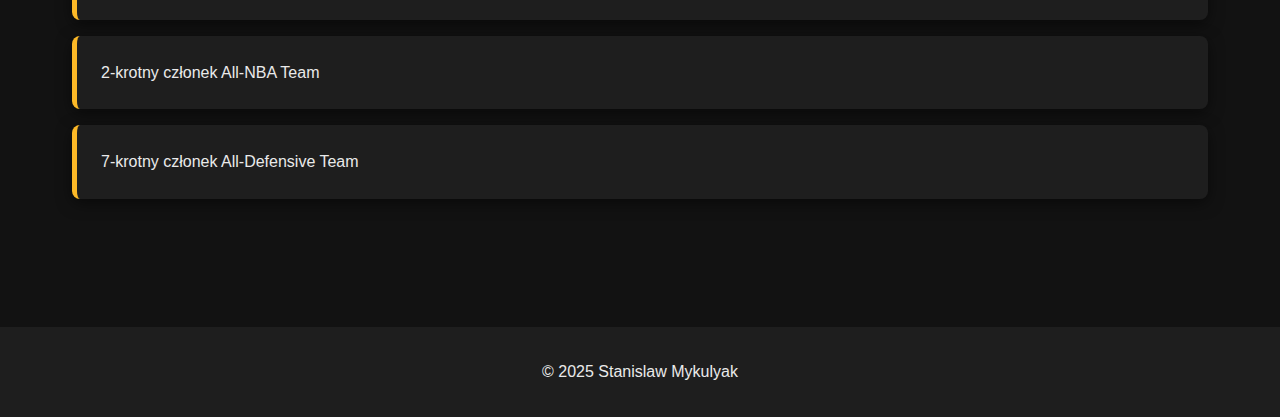
<file: player3.html>
<!DOCTYPE html>
<html lang="pl">
<head>
    <meta charset="UTF-8">
    <meta name="author" content="Jakub">
    <meta name="keywords" content="Draymond Green, Warriors, NBA, koszykówka">
    <meta name="description" content="Strona o Draymondzie Greenie, jednym z 7 cudów Golden State Warriors.">
    <meta name="viewport" content="width=device-width, initial-scale=1.0">
    <title>Draymond Green - 7 Cudów Warriors</title>
    <link rel="stylesheet" href="style.css">
</head>
<body>
    <header>
        <div class="logo">
            <h1><a href="index.html">7 Cudów Warriors</a></h1>
        </div>
        <nav class="nav-desktop">
            <ul>
                <li><a href="index.html">Strona Główna</a></li>
                <li><a href="index.html#players">Zawodnicy</a></li>
            </ul>
        </nav>
        <div class="hamburger-menu">
            <div class="bar"></div>
            <div class="bar"></div>
            <div class="bar"></div>
        </div>
    </header>
    <nav class="nav-mobile">
        <ul>
            <li><a href="index.html">Strona Główna</a></li>
            <li><a href="index.html#gallery">Galeria</a></li>
            <li><a href="index.html#players">Zawodnicy</a></li>
            <li><a href="index.html#form">Ankieta</a></li>
            <li class="players-submenu">
                <a href="#">Zawodnicy &raquo;</a>
                <ul class="dropdown">
                    <li><a href="player1.html">Stephen Curry</a></li>
                    <li><a href="player2.html">Klay Thompson</a></li>
                    <li><a href="player3.html">Draymond Green</a></li>
                    <li><a href="player4.html">Kevin Durant</a></li>
                    <li><a href="player5.html">Andre Iguodala</a></li>
                    <li><a href="player6.html">Baron Davis</a></li>
                    <li><a href="player7.html">Monta Ellis</a></li>
                </ul>
            </li>
        </ul>
    </nav>

    <main class="player-page">
        <section class="player-hero" style="background-image: url('media/green.jpg');">
            <div class="hero-overlay">
                <h2>Draymond Green</h2>
                <p>Serce i dusza defensywy Warriors.</p>
            </div>
        </section>

        <nav class="internal-nav">
            <a href="#stats">Statystyki</a>
            <a href="#achievements">Osiągnięcia</a>
            <a href="#media">Media</a>
            <a href="#map">Mapa</a>
        </nav>

        <section id="stats" class="player-section">
            <h2>Statystyki Kariery (Sezon Regularny)</h2>
            <table class="stats-table">
                <thead>
                    <tr>
                        <th>Sezon</th>
                        <th>Mecze</th>
                        <th>Punkty</th>
                        <th>Asysty</th>
                        <th>Zbiórki</th>
                    </tr>
                </thead>
                <tbody>
                    <tr>
                        <td>2012-13</td>
                        <td>79</td>
                        <td>2.9</td>
                        <td>0.7</td>
                        <td>3.3</td>
                    </tr>
                    <tr>
                        <td>2015-16</td>
                        <td>81</td>
                        <td>14.0</td>
                        <td>7.4</td>
                        <td>9.5</td>
                    </tr>
                     <tr>
                        <td>2021-22 (Mistrzostwo)</td>
                        <td>46</td>
                        <td>7.5</td>
                        <td>7.0</td>
                        <td>7.3</td>
                    </tr>
                </tbody>
            </table>
            <p class="source">Źródło: <a href="https://www.basketball-reference.com/players/g/greendr01.html" target="_blank">Basketball-Reference.com</a></p>
        </section>

        <section id="achievements" class="player-section">
            <h2>Najważniejsze Osiągnięcia</h2>
            <ul>
                <li>4-krotny Mistrz NBA (2015, 2017, 2018, 2022)</li>
                <li>4-krotny uczestnik Meczu Gwiazd</li>
                <li>Obrońca Roku NBA (2017)</li>
                <li>2-krotny członek All-NBA Team</li>
                <li>7-krotny członek All-Defensive Team</li>
            </ul>
        </section>

        
    </main>

    <footer>
        <p>&copy; 2025 Stanislaw Mykulyak</p>
    </footer>

    <script src="script.js"></script>
</body>
</html>
</file>
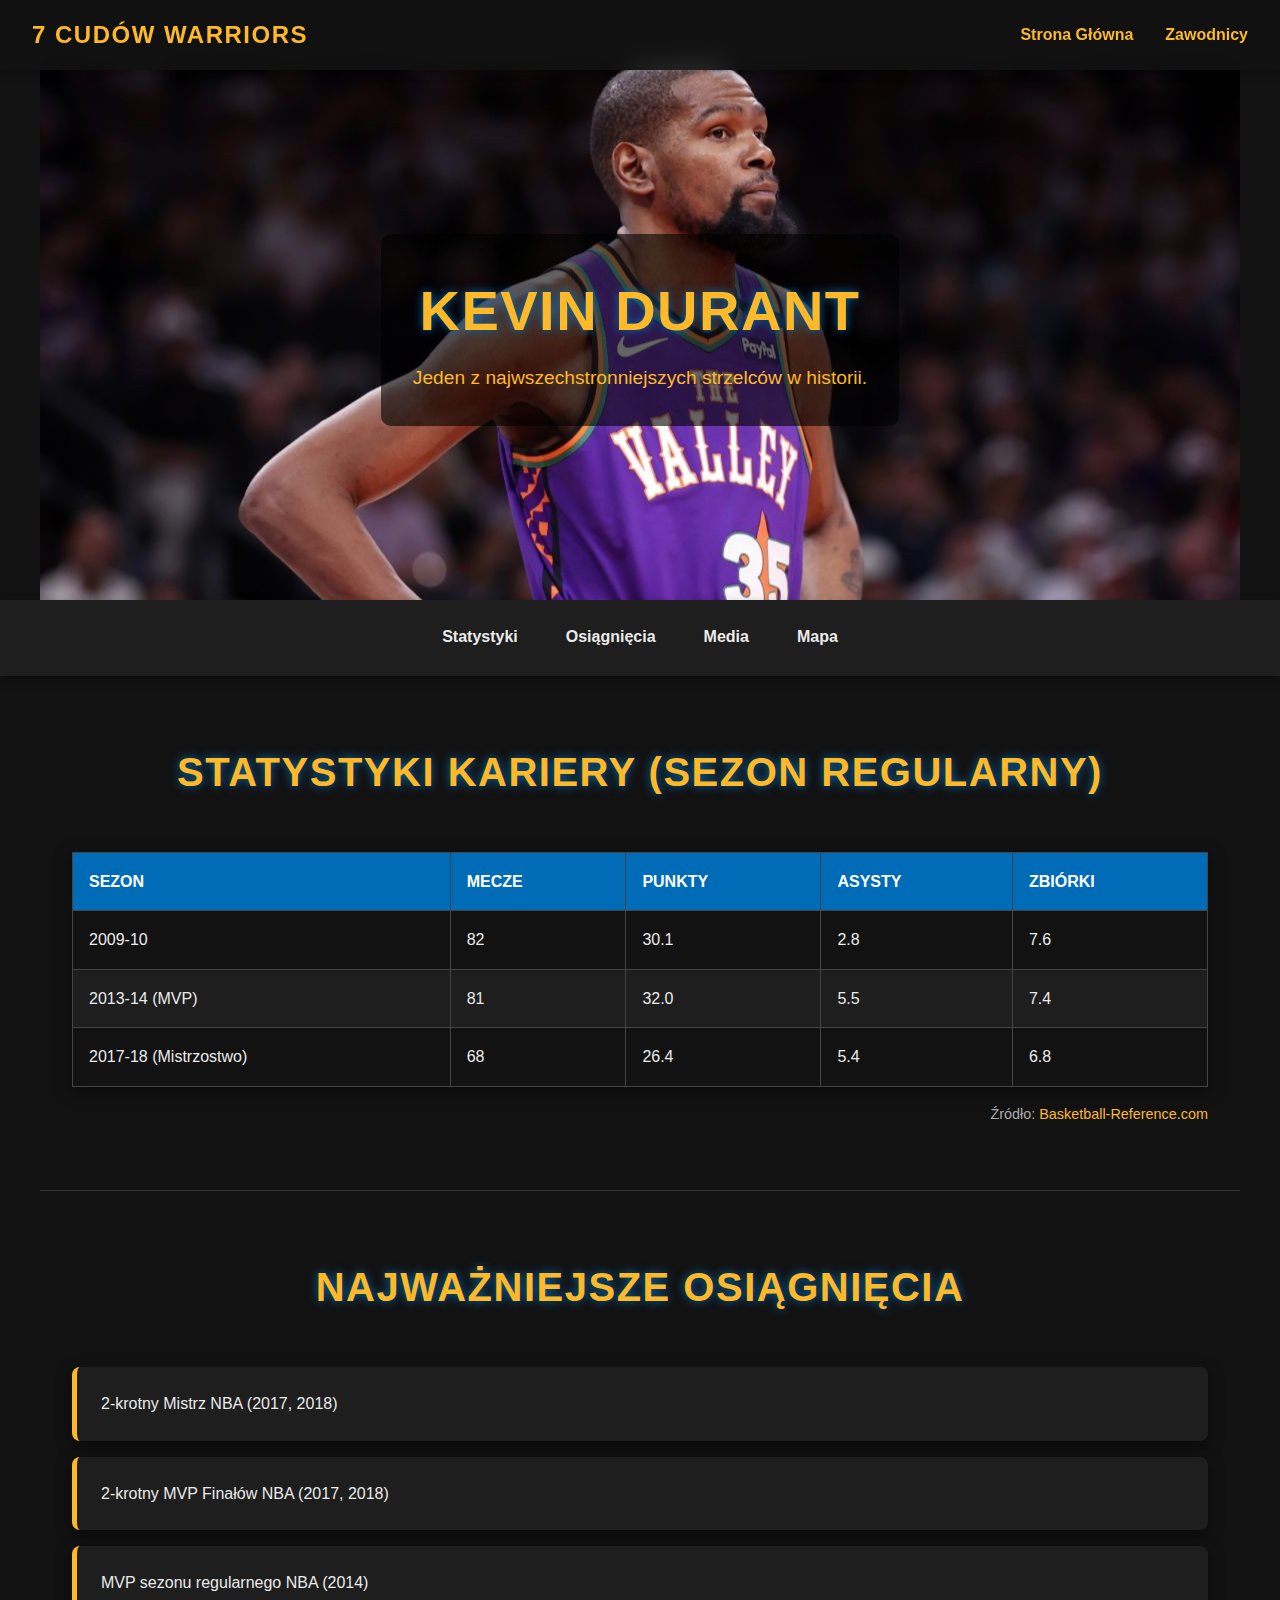
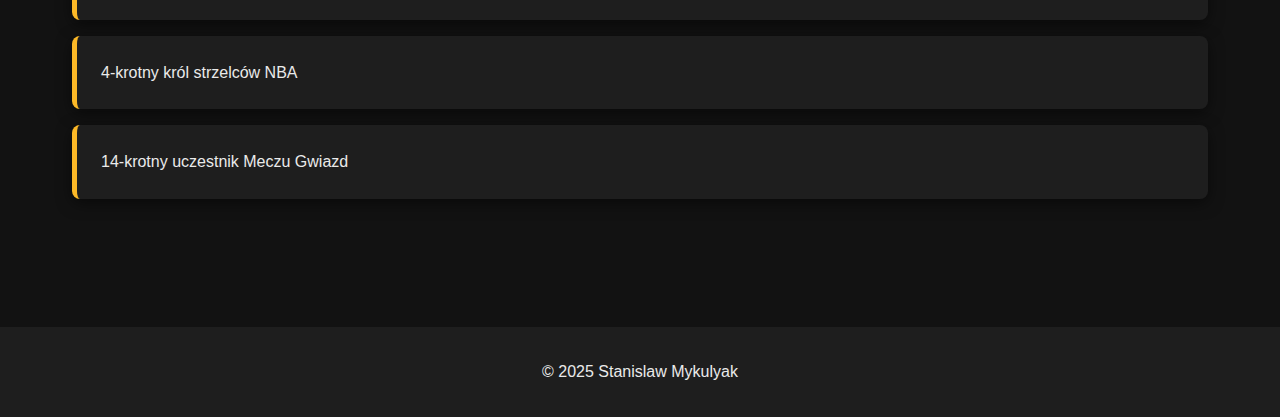
<file: player4.html>
<!DOCTYPE html>
<html lang="pl">
<head>
    <meta charset="UTF-8">
    <meta name="author" content="Jakub">
    <meta name="keywords" content="Kevin Durant, Warriors, NBA, koszykówka">
    <meta name="description" content="Strona o Kevinie Durancie, jednym z 7 cudów Golden State Warriors.">
    <meta name="viewport" content="width=device-width, initial-scale=1.0">
    <title>Kevin Durant - 7 Cudów Warriors</title>
    <link rel="stylesheet" href="style.css">
</head>
<body>
    <header>
        <div class="logo">
            <h1><a href="index.html">7 Cudów Warriors</a></h1>
        </div>
        <nav class="nav-desktop">
            <ul>
                <li><a href="index.html">Strona Główna</a></li>
                <li><a href="index.html#players">Zawodnicy</a></li>
            </ul>
        </nav>
        <div class="hamburger-menu">
            <div class="bar"></div>
            <div class="bar"></div>
            <div class="bar"></div>
        </div>
    </header>
    <nav class="nav-mobile">
        <ul>
            <li><a href="index.html">Strona Główna</a></li>
            <li><a href="index.html#gallery">Galeria</a></li>
            <li><a href="index.html#players">Zawodnicy</a></li>
            <li><a href="index.html#form">Ankieta</a></li>
            <li class="players-submenu">
                <a href="#">Zawodnicy &raquo;</a>
                <ul class="dropdown">
                    <li><a href="player1.html">Stephen Curry</a></li>
                    <li><a href="player2.html">Klay Thompson</a></li>
                    <li><a href="player3.html">Draymond Green</a></li>
                    <li><a href="player4.html">Kevin Durant</a></li>
                    <li><a href="player5.html">Andre Iguodala</a></li>
                    <li><a href="player6.html">Baron Davis</a></li>
                    <li><a href="player7.html">Monta Ellis</a></li>
                </ul>
            </li>
        </ul>
    </nav>

    <main class="player-page">
        <section class="player-hero" style="background-image: url('media/durant.jpg');">
            <div class="hero-overlay">
                <h2>Kevin Durant</h2>
                <p>Jeden z najwszechstronniejszych strzelców w historii.</p>
            </div>
        </section>

        <nav class="internal-nav">
            <a href="#stats">Statystyki</a>
            <a href="#achievements">Osiągnięcia</a>
            <a href="#media">Media</a>
            <a href="#map">Mapa</a>
        </nav>

        <section id="stats" class="player-section">
            <h2>Statystyki Kariery (Sezon Regularny)</h2>
            <table class="stats-table">
                <thead>
                    <tr>
                        <th>Sezon</th>
                        <th>Mecze</th>
                        <th>Punkty</th>
                        <th>Asysty</th>
                        <th>Zbiórki</th>
                    </tr>
                </thead>
                <tbody>
                    <tr>
                        <td>2009-10</td>
                        <td>82</td>
                        <td>30.1</td>
                        <td>2.8</td>
                        <td>7.6</td>
                    </tr>
                    <tr>
                        <td>2013-14 (MVP)</td>
                        <td>81</td>
                        <td>32.0</td>
                        <td>5.5</td>
                        <td>7.4</td>
                    </tr>
                     <tr>
                        <td>2017-18 (Mistrzostwo)</td>
                        <td>68</td>
                        <td>26.4</td>
                        <td>5.4</td>
                        <td>6.8</td>
                    </tr>
                </tbody>
            </table>
            <p class="source">Źródło: <a href="https://www.basketball-reference.com/players/d/duranke01.html" target="_blank">Basketball-Reference.com</a></p>
        </section>

        <section id="achievements" class="player-section">
            <h2>Najważniejsze Osiągnięcia</h2>
            <ul>
                <li>2-krotny Mistrz NBA (2017, 2018)</li>
                <li>2-krotny MVP Finałów NBA (2017, 2018)</li>
                <li>MVP sezonu regularnego NBA (2014)</li>
                <li>4-krotny król strzelców NBA</li>
                <li>14-krotny uczestnik Meczu Gwiazd</li>
            </ul>
        </section>

        
    </main>

    <footer>
        <p>&copy; 2025 Stanislaw Mykulyak</p>
    </footer>

    <script src="script.js"></script>
</body>
</html>
</file>
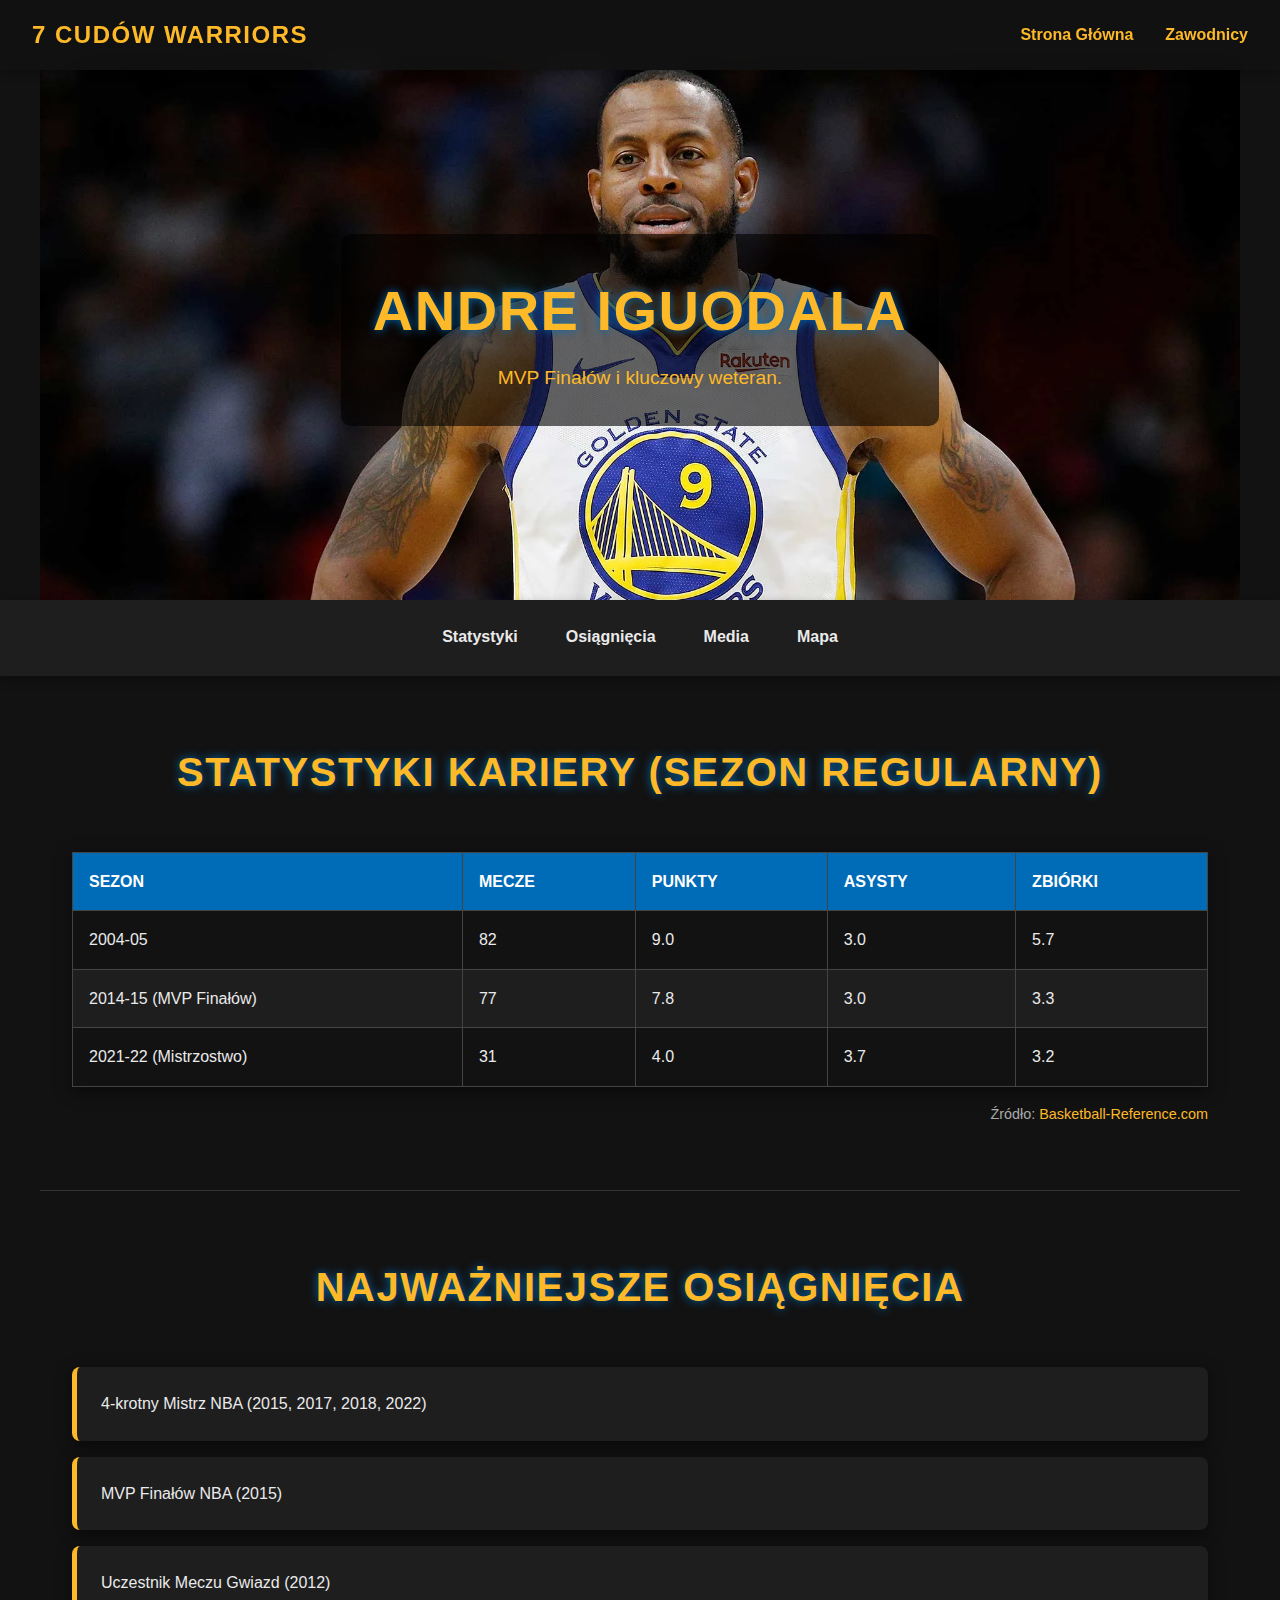
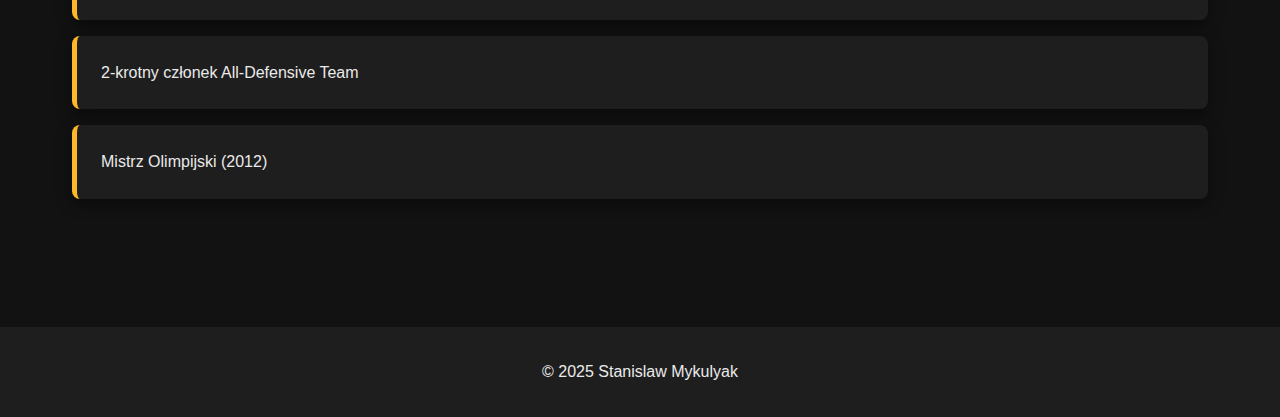
<file: player5.html>
<!DOCTYPE html>
<html lang="pl">
<head>
    <meta charset="UTF-8">
    <meta name="author" content="Jakub">
    <meta name="keywords" content="Andre Iguodala, Warriors, NBA, koszykówka">
    <meta name="description" content="Strona o Andre Iguodali, jednym z 7 cudów Golden State Warriors.">
    <meta name="viewport" content="width=device-width, initial-scale=1.0">
    <title>Andre Iguodala - 7 Cudów Warriors</title>
    <link rel="stylesheet" href="style.css">
</head>
<body>
    <header>
        <div class="logo">
            <h1><a href="index.html">7 Cudów Warriors</a></h1>
        </div>
        <nav class="nav-desktop">
            <ul>
                <li><a href="index.html">Strona Główna</a></li>
                <li><a href="index.html#players">Zawodnicy</a></li>
            </ul>
        </nav>
        <div class="hamburger-menu">
            <div class="bar"></div>
            <div class="bar"></div>
            <div class="bar"></div>
        </div>
    </header>
    <nav class="nav-mobile">
        <ul>
            <li><a href="index.html">Strona Główna</a></li>
            <li><a href="index.html#gallery">Galeria</a></li>
            <li><a href="index.html#players">Zawodnicy</a></li>
            <li><a href="index.html#form">Ankieta</a></li>
            <li class="players-submenu">
                <a href="#">Zawodnicy &raquo;</a>
                <ul class="dropdown">
                    <li><a href="player1.html">Stephen Curry</a></li>
                    <li><a href="player2.html">Klay Thompson</a></li>
                    <li><a href="player3.html">Draymond Green</a></li>
                    <li><a href="player4.html">Kevin Durant</a></li>
                    <li><a href="player5.html">Andre Iguodala</a></li>
                    <li><a href="player6.html">Baron Davis</a></li>
                    <li><a href="player7.html">Monta Ellis</a></li>
                </ul>
            </li>
        </ul>
    </nav>

    <main class="player-page">
        <section class="player-hero" style="background-image: url('media/iguodala.webp');">
            <div class="hero-overlay">
                <h2>Andre Iguodala</h2>
                <p>MVP Finałów i kluczowy weteran.</p>
            </div>
        </section>

        <nav class="internal-nav">
            <a href="#stats">Statystyki</a>
            <a href="#achievements">Osiągnięcia</a>
            <a href="#media">Media</a>
            <a href="#map">Mapa</a>
        </nav>

        <section id="stats" class="player-section">
            <h2>Statystyki Kariery (Sezon Regularny)</h2>
            <table class="stats-table">
                <thead>
                    <tr>
                        <th>Sezon</th>
                        <th>Mecze</th>
                        <th>Punkty</th>
                        <th>Asysty</th>
                        <th>Zbiórki</th>
                    </tr>
                </thead>
                <tbody>
                    <tr>
                        <td>2004-05</td>
                        <td>82</td>
                        <td>9.0</td>
                        <td>3.0</td>
                        <td>5.7</td>
                    </tr>
                    <tr>
                        <td>2014-15 (MVP Finałów)</td>
                        <td>77</td>
                        <td>7.8</td>
                        <td>3.0</td>
                        <td>3.3</td>
                    </tr>
                     <tr>
                        <td>2021-22 (Mistrzostwo)</td>
                        <td>31</td>
                        <td>4.0</td>
                        <td>3.7</td>
                        <td>3.2</td>
                    </tr>
                </tbody>
            </table>
            <p class="source">Źródło: <a href="https://www.basketball-reference.com/players/i/iguodan01.html" target="_blank">Basketball-Reference.com</a></p>
        </section>

        <section id="achievements" class="player-section">
            <h2>Najważniejsze Osiągnięcia</h2>
            <ul>
                <li>4-krotny Mistrz NBA (2015, 2017, 2018, 2022)</li>
                <li>MVP Finałów NBA (2015)</li>
                <li>Uczestnik Meczu Gwiazd (2012)</li>
                <li>2-krotny członek All-Defensive Team</li>
                <li>Mistrz Olimpijski (2012)</li>
            </ul>
        </section>

        
    </main>

    <footer>
        <p>&copy; 2025 Stanislaw Mykulyak</p>
    </footer>

    <script src="script.js"></script>
</body>
</html>
</file>
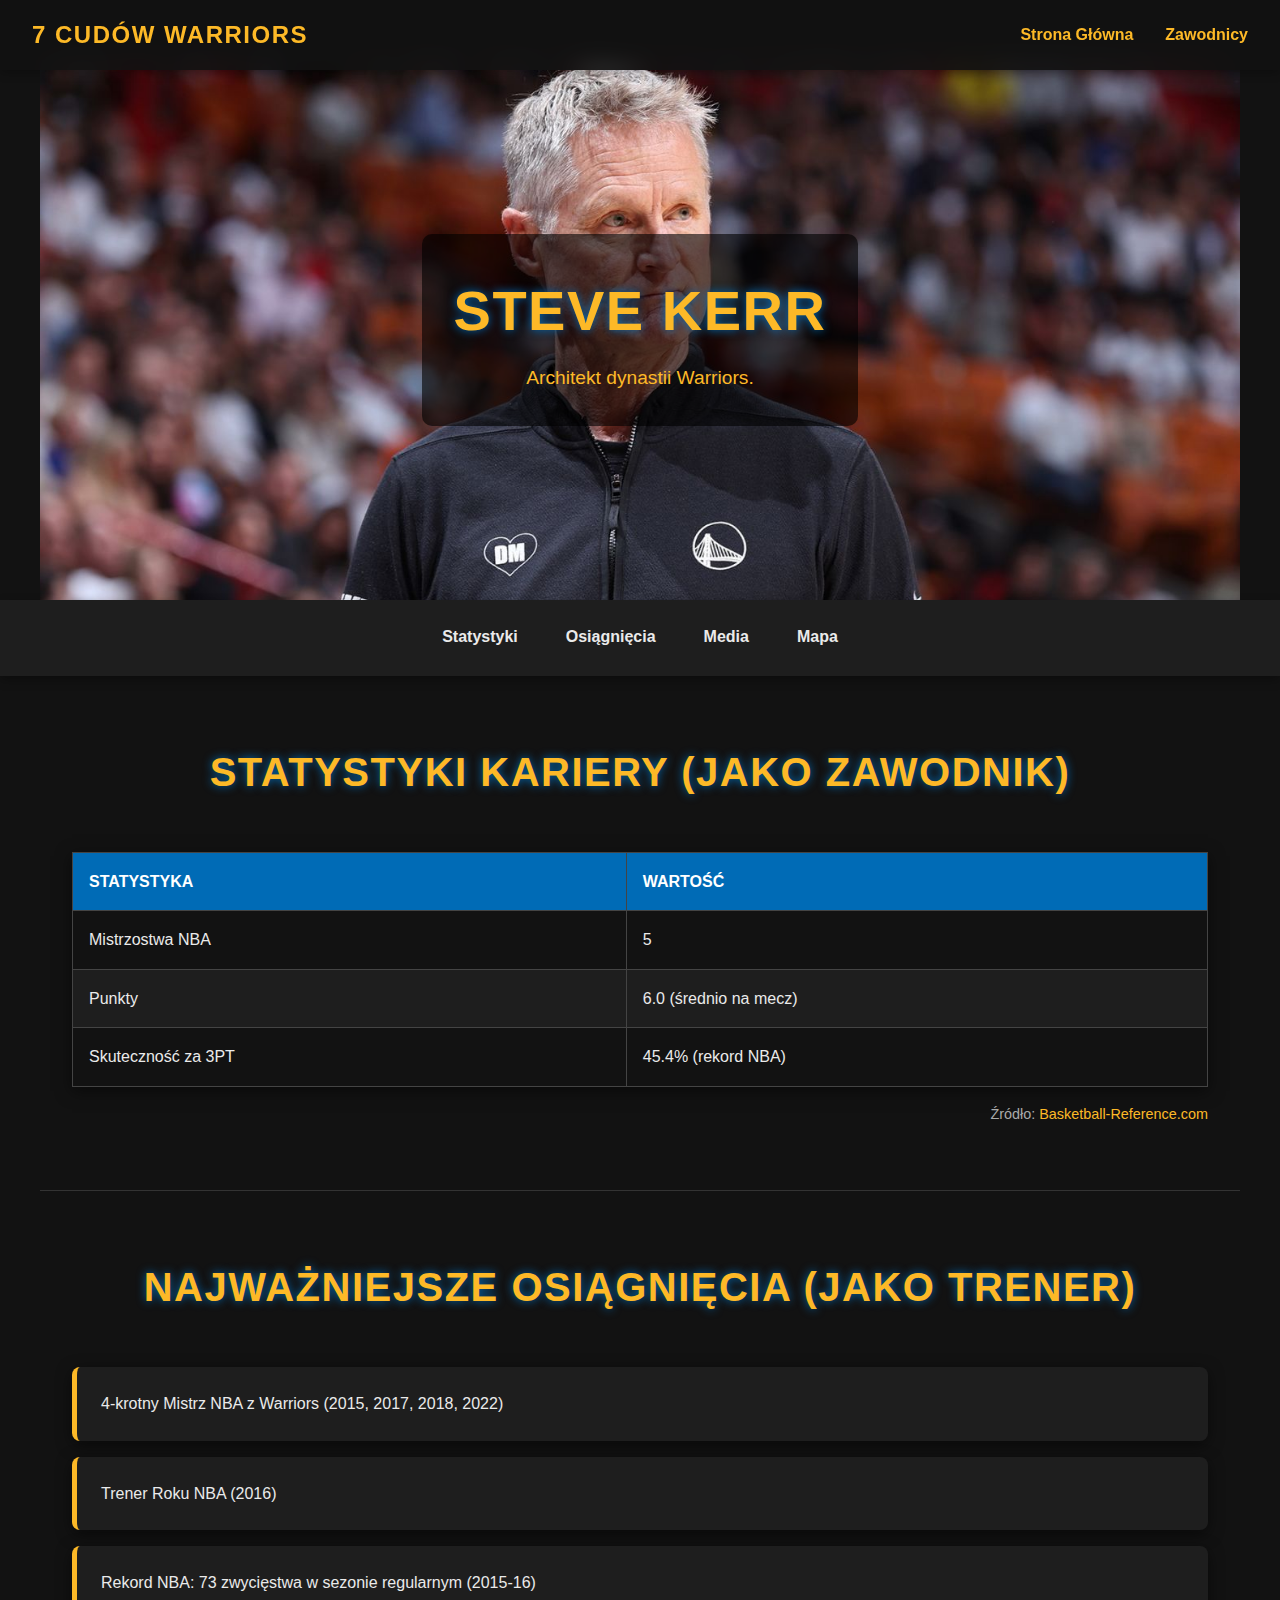
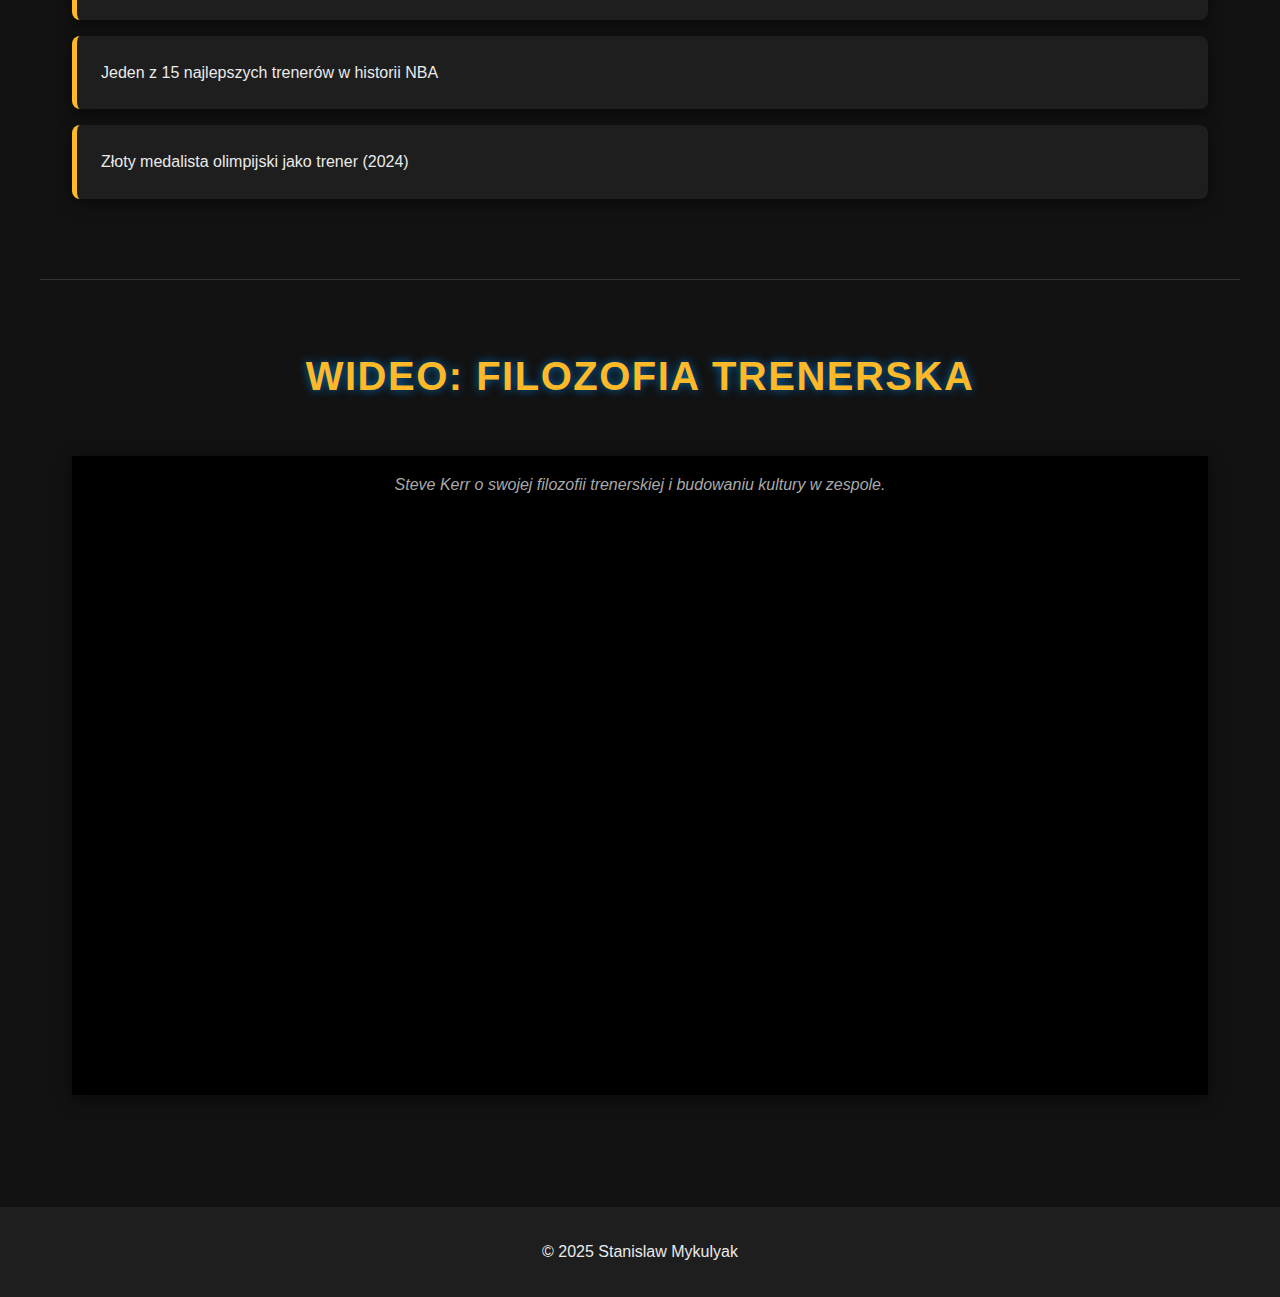
<file: player7.html>
<!DOCTYPE html>
<html lang="pl">
<head>
    <meta charset="UTF-8">
    <meta name="author" content="Jakub">
    <meta name="keywords" content="Steve Kerr, Warriors, NBA, koszykówka, trener">
    <meta name="description" content="Strona o Stevie Kerr, jednym z 7 cudów Golden State Warriors.">
    <meta name="viewport" content="width=device-width, initial-scale=1.0">
    <title>Steve Kerr - 7 Cudów Warriors</title>
    <link rel="stylesheet" href="style.css">
</head>
<body>
    <header>
        <div class="logo">
            <h1><a href="index.html">7 Cudów Warriors</a></h1>
        </div>
        <nav class="nav-desktop">
            <ul>
                <li><a href="index.html">Strona Główna</a></li>
                <li><a href="index.html#players">Zawodnicy</a></li>
            </ul>
        </nav>
        <div class="hamburger-menu">
            <div class="bar"></div>
            <div class="bar"></div>
            <div class="bar"></div>
        </div>
    </header>
    <nav class="nav-mobile">
        <ul>
            <li><a href="index.html">Strona Główna</a></li>
            <li><a href="index.html#gallery">Galeria</a></li>
            <li><a href="index.html#players">Zawodnicy</a></li>
            <li><a href="index.html#form">Ankieta</a></li>
            <li class="players-submenu">
                <a href="#">Zawodnicy &raquo;</a>
                <ul class="dropdown">
                    <li><a href="player1.html">Stephen Curry</a></li>
                    <li><a href="player2.html">Klay Thompson</a></li>
                    <li><a href="player3.html">Draymond Green</a></li>
                    <li><a href="player4.html">Kevin Durant</a></li>
                    <li><a href="player5.html">Andre Iguodala</a></li>
                    <li><a href="player6.html">Baron Davis</a></li>
                    <li><a href="player7.html">Steve Kerr</a></li>
                </ul>
            </li>
        </ul>
    </nav>

    <main class="player-page">
        <section class="player-hero" style="background-image: url('media/kerr.jpg');">
            <div class="hero-overlay">
                <h2>Steve Kerr</h2>
                <p>Architekt dynastii Warriors.</p>
            </div>
        </section>

        <nav class="internal-nav">
            <a href="#stats">Statystyki</a>
            <a href="#achievements">Osiągnięcia</a>
            <a href="#media">Media</a>
            <a href="#map">Mapa</a>
        </nav>

        <section id="stats" class="player-section">
            <h2>Statystyki Kariery (Jako Zawodnik)</h2>
            <table class="stats-table">
                <thead>
                    <tr>
                        <th>Statystyka</th>
                        <th>Wartość</th>
                    </tr>
                </thead>
                <tbody>
                    <tr>
                        <td>Mistrzostwa NBA</td>
                        <td>5</td>
                    </tr>
                    <tr>
                        <td>Punkty</td>
                        <td>6.0 (średnio na mecz)</td>
                    </tr>
                     <tr>
                        <td>Skuteczność za 3PT</td>
                        <td>45.4% (rekord NBA)</td>
                    </tr>
                </tbody>
            </table>
            <p class="source">Źródło: <a href="https://www.basketball-reference.com/players/k/kerrst01.html" target="_blank">Basketball-Reference.com</a></p>
        </section>

        <section id="achievements" class="player-section">
            <h2>Najważniejsze Osiągnięcia (Jako Trener)</h2>
            <ul>
                <li>4-krotny Mistrz NBA z Warriors (2015, 2017, 2018, 2022)</li>
                <li>Trener Roku NBA (2016)</li>
                <li>Rekord NBA: 73 zwycięstwa w sezonie regularnym (2015-16)</li>
                <li>Jeden z 15 najlepszych trenerów w historii NBA</li>
                <li>Złoty medalista olimpijski jako trener (2024)</li>
            </ul>
        </section>

        <section id="media" class="player-section">
            <h2>Wideo: Filozofia Trenerska</h2>
            <div class="video-container">
                <iframe width="560" height="315" src="https://www.youtube.com/embed/b876n5-prl8" title="YouTube video player" frameborder="0" allow="accelerometer; autoplay; clipboard-write; encrypted-media; gyroscope; picture-in-picture" allowfullscreen></iframe>
                <p class="media-info">Steve Kerr o swojej filozofii trenerskiej i budowaniu kultury w zespole.</p>
            </div>
        </section>
        
        
    </main>

    <footer>
        <p>&copy; 2025 Stanislaw Mykulyak</p>
    </footer>

    <script src="script.js"></script>
</body>
</html>
</file>
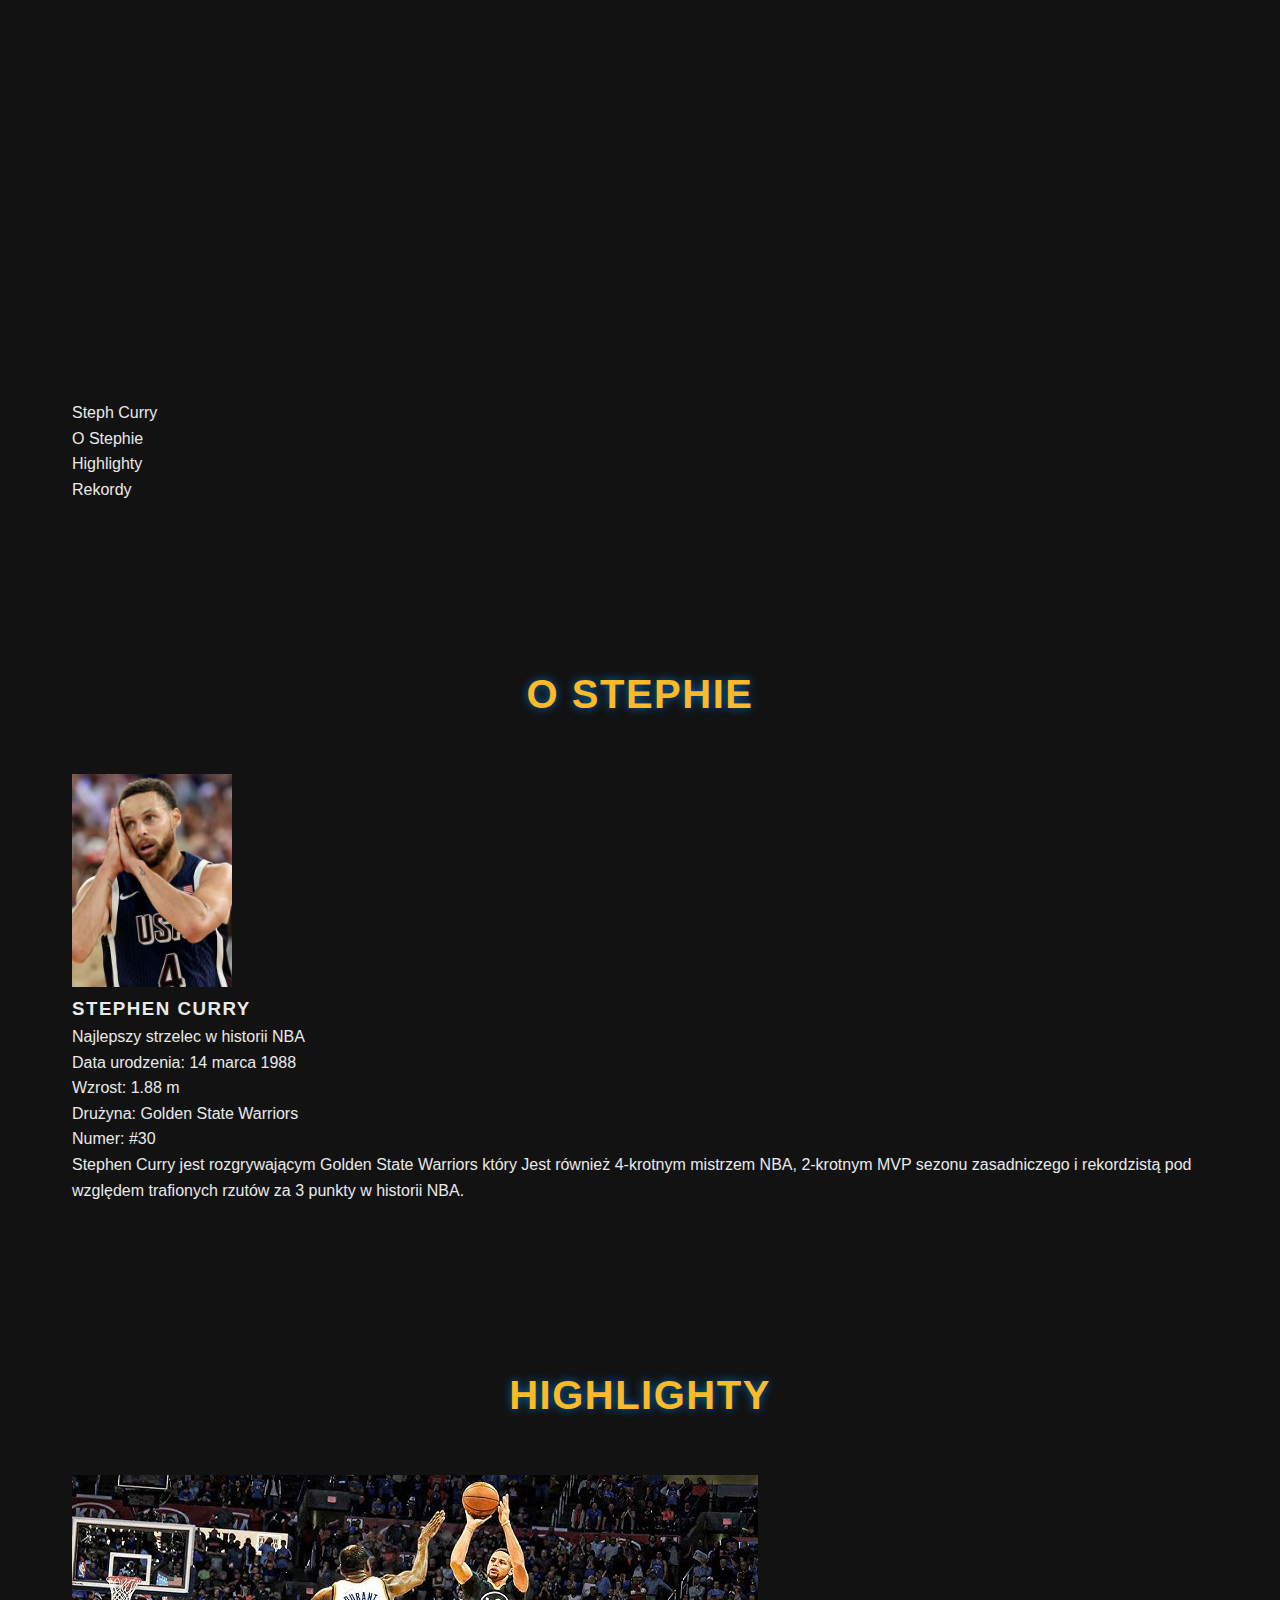
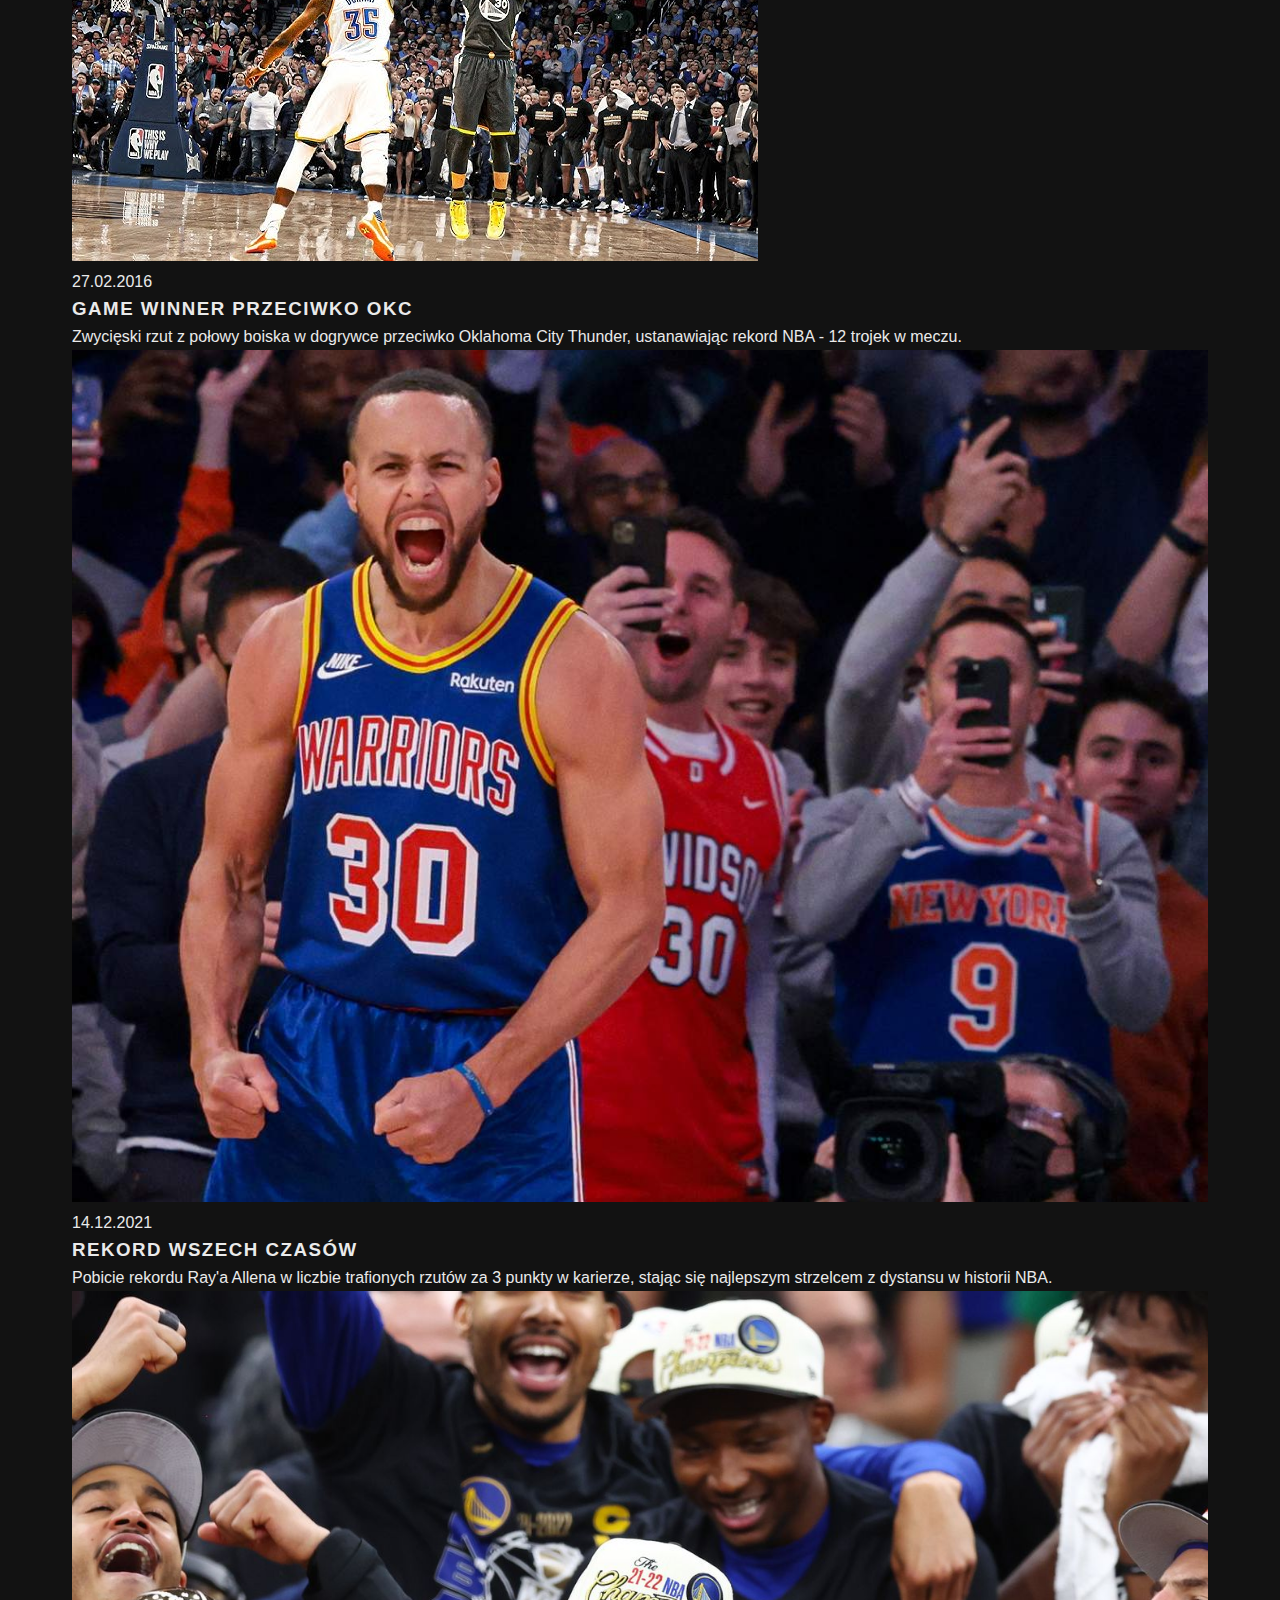
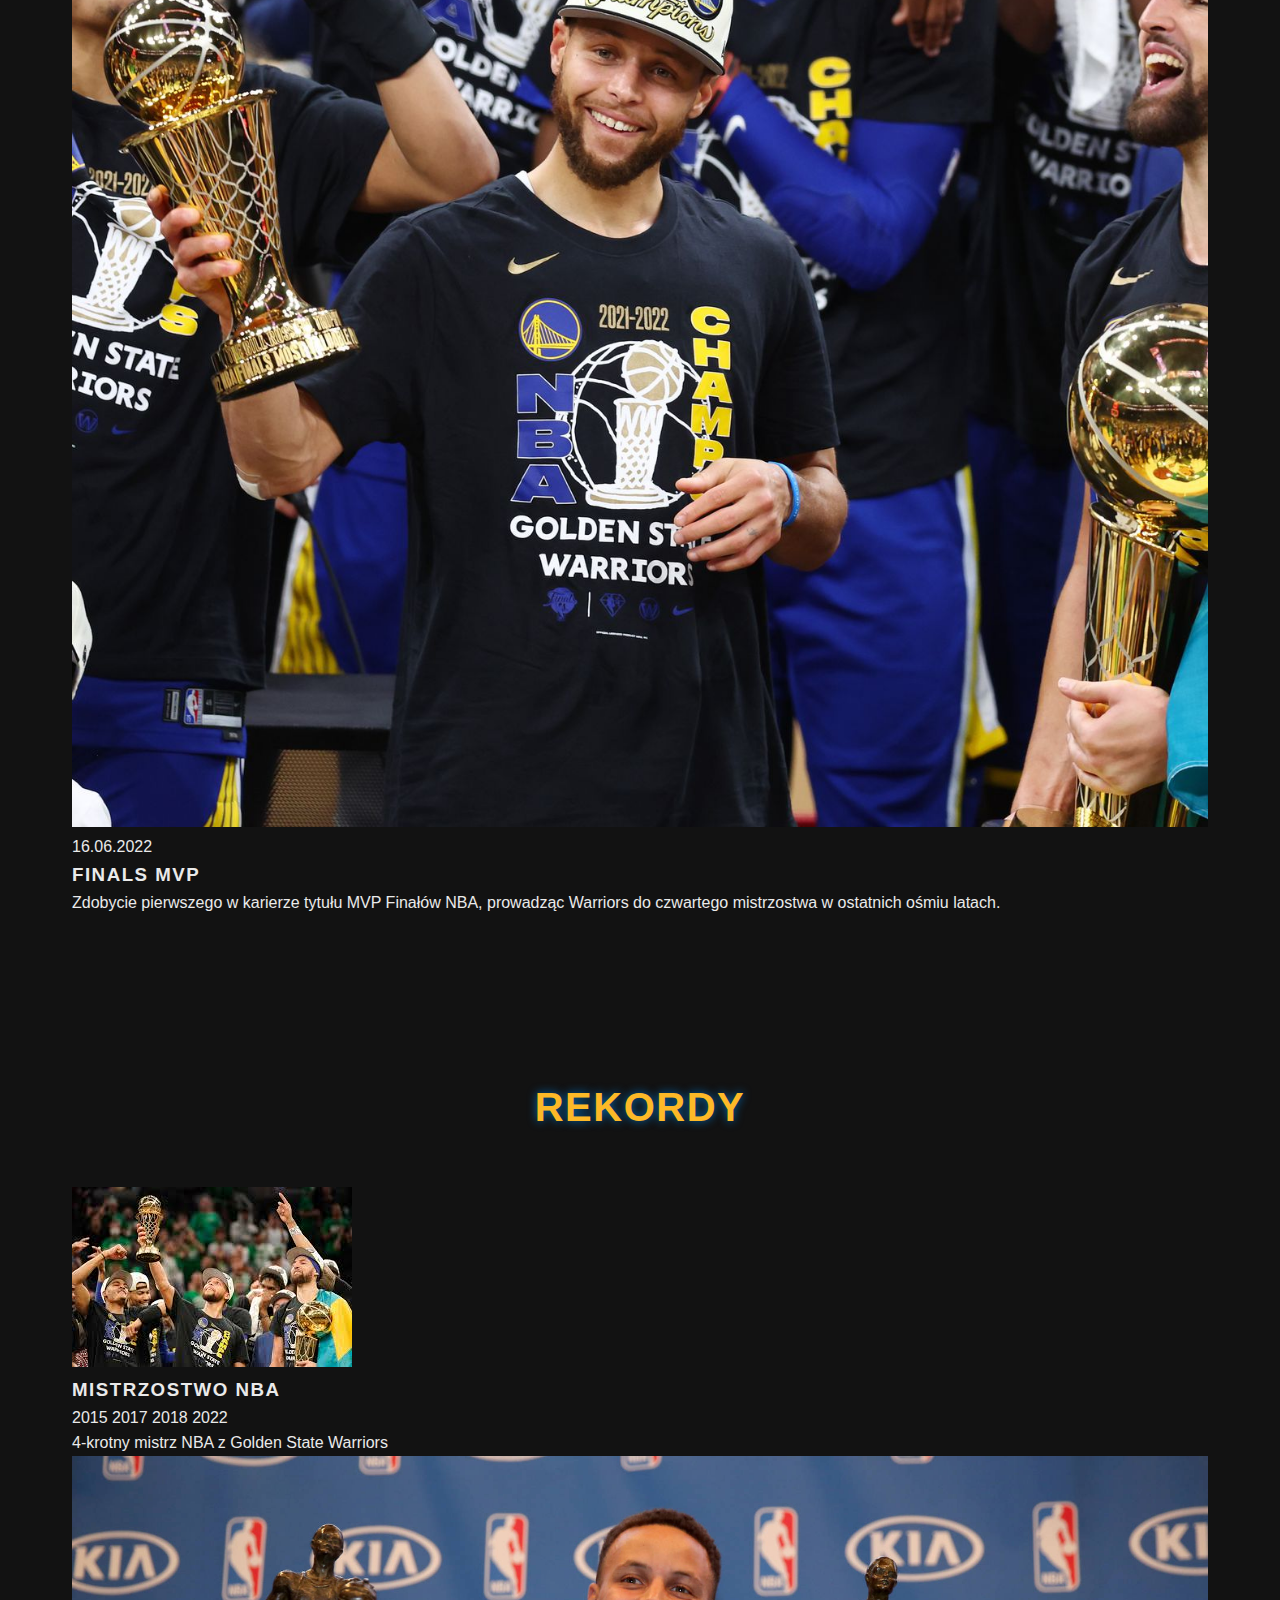
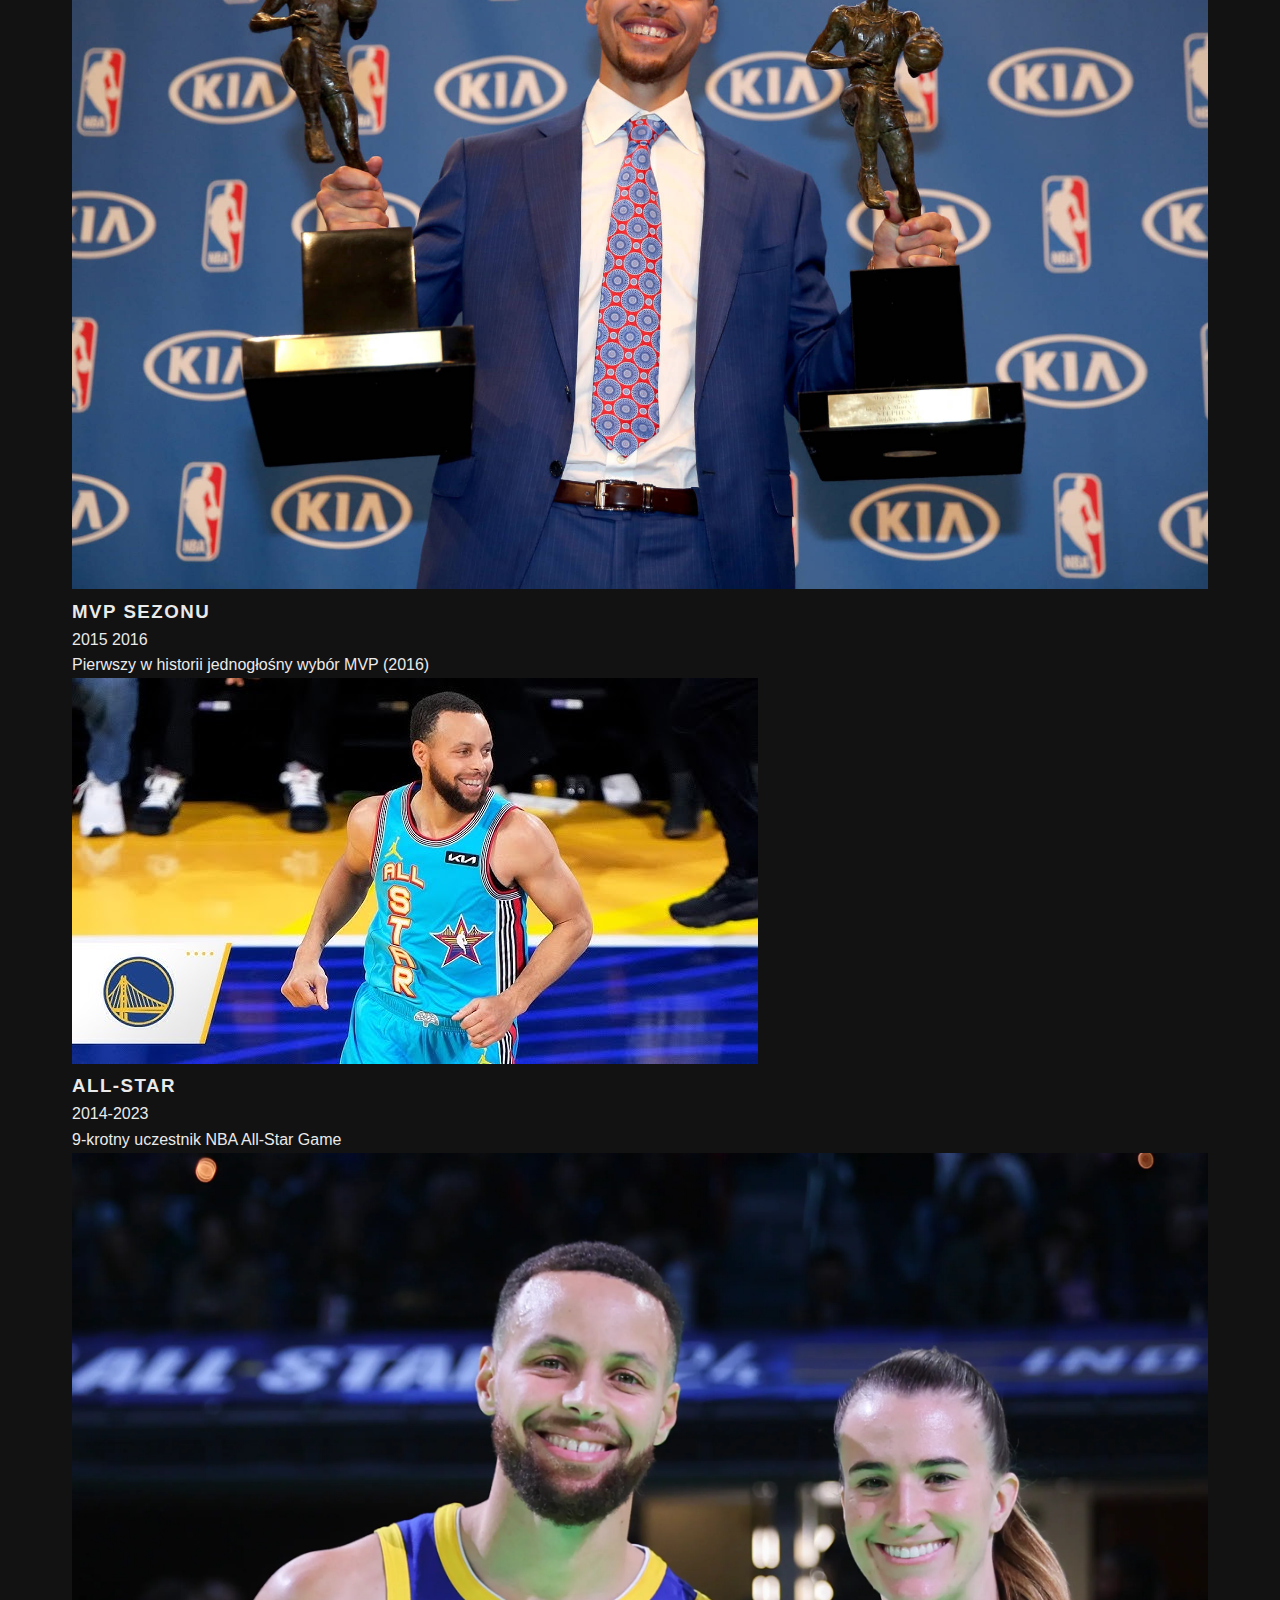
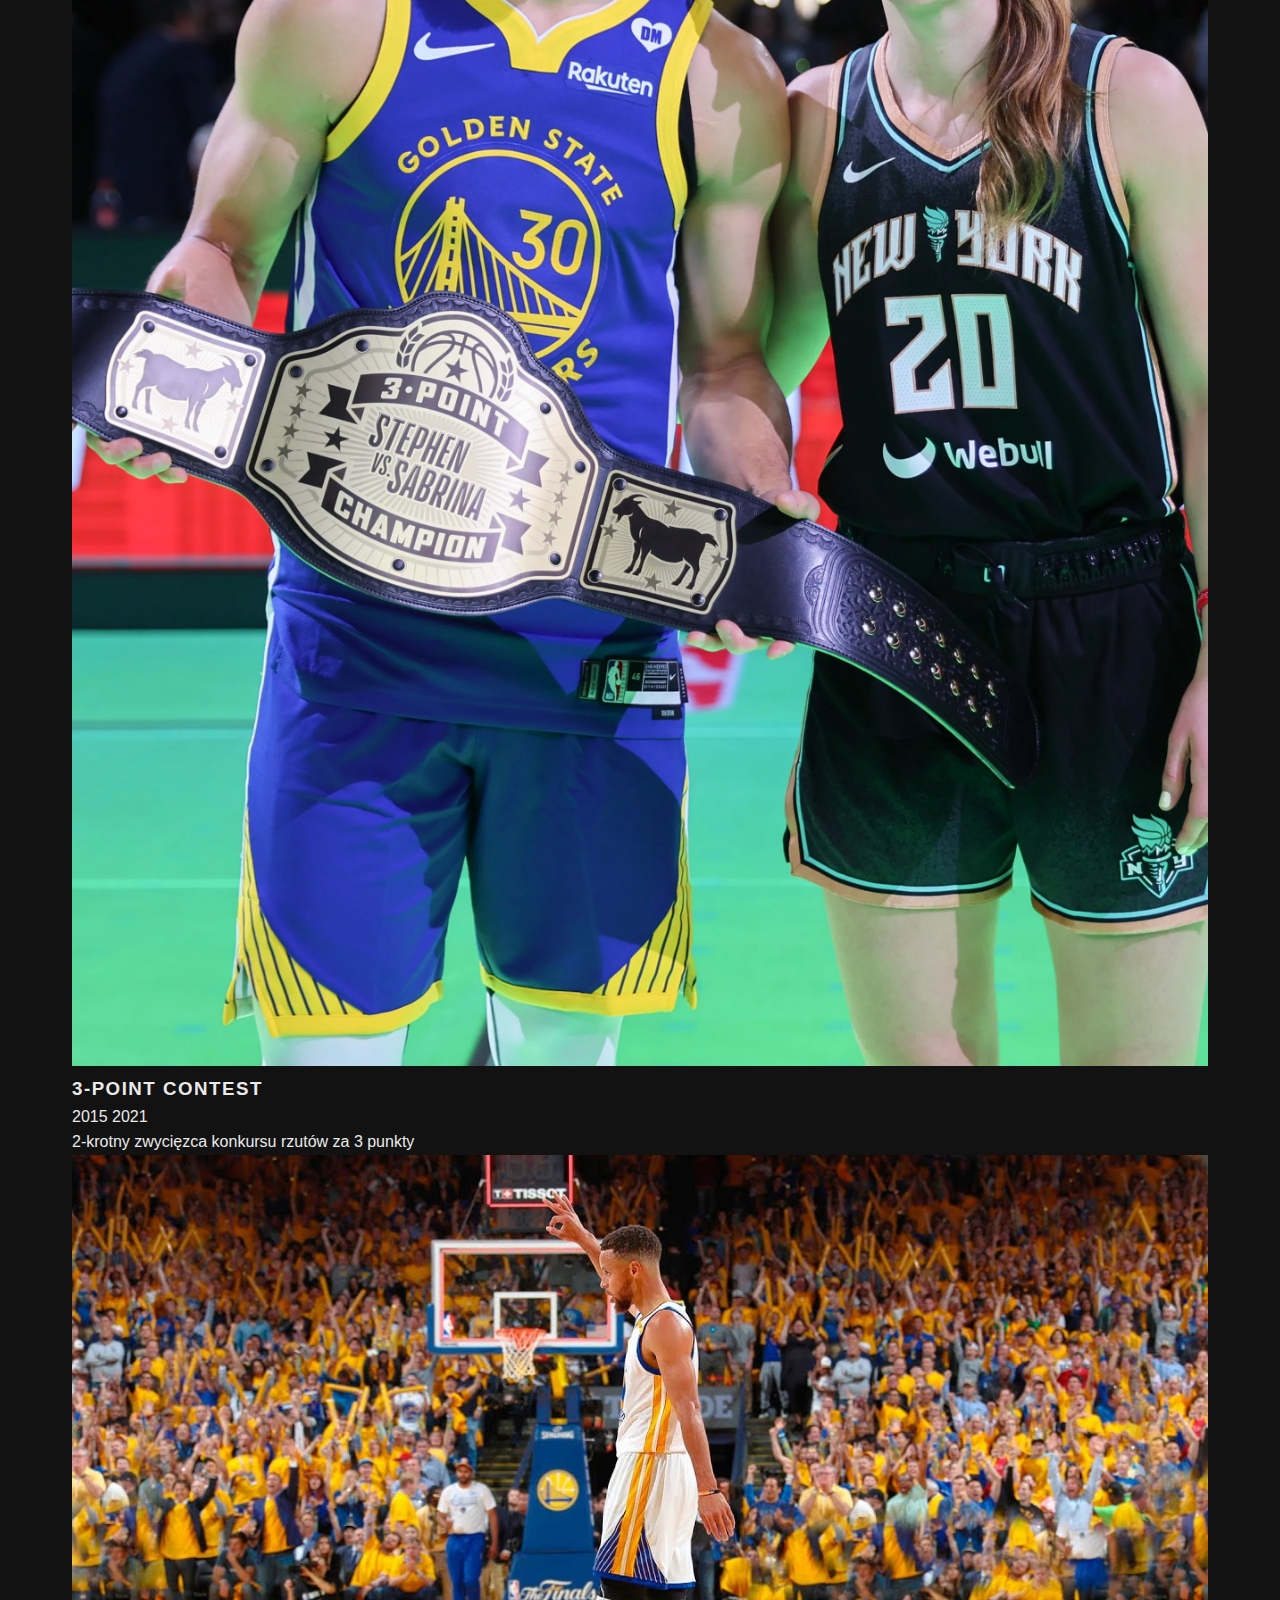
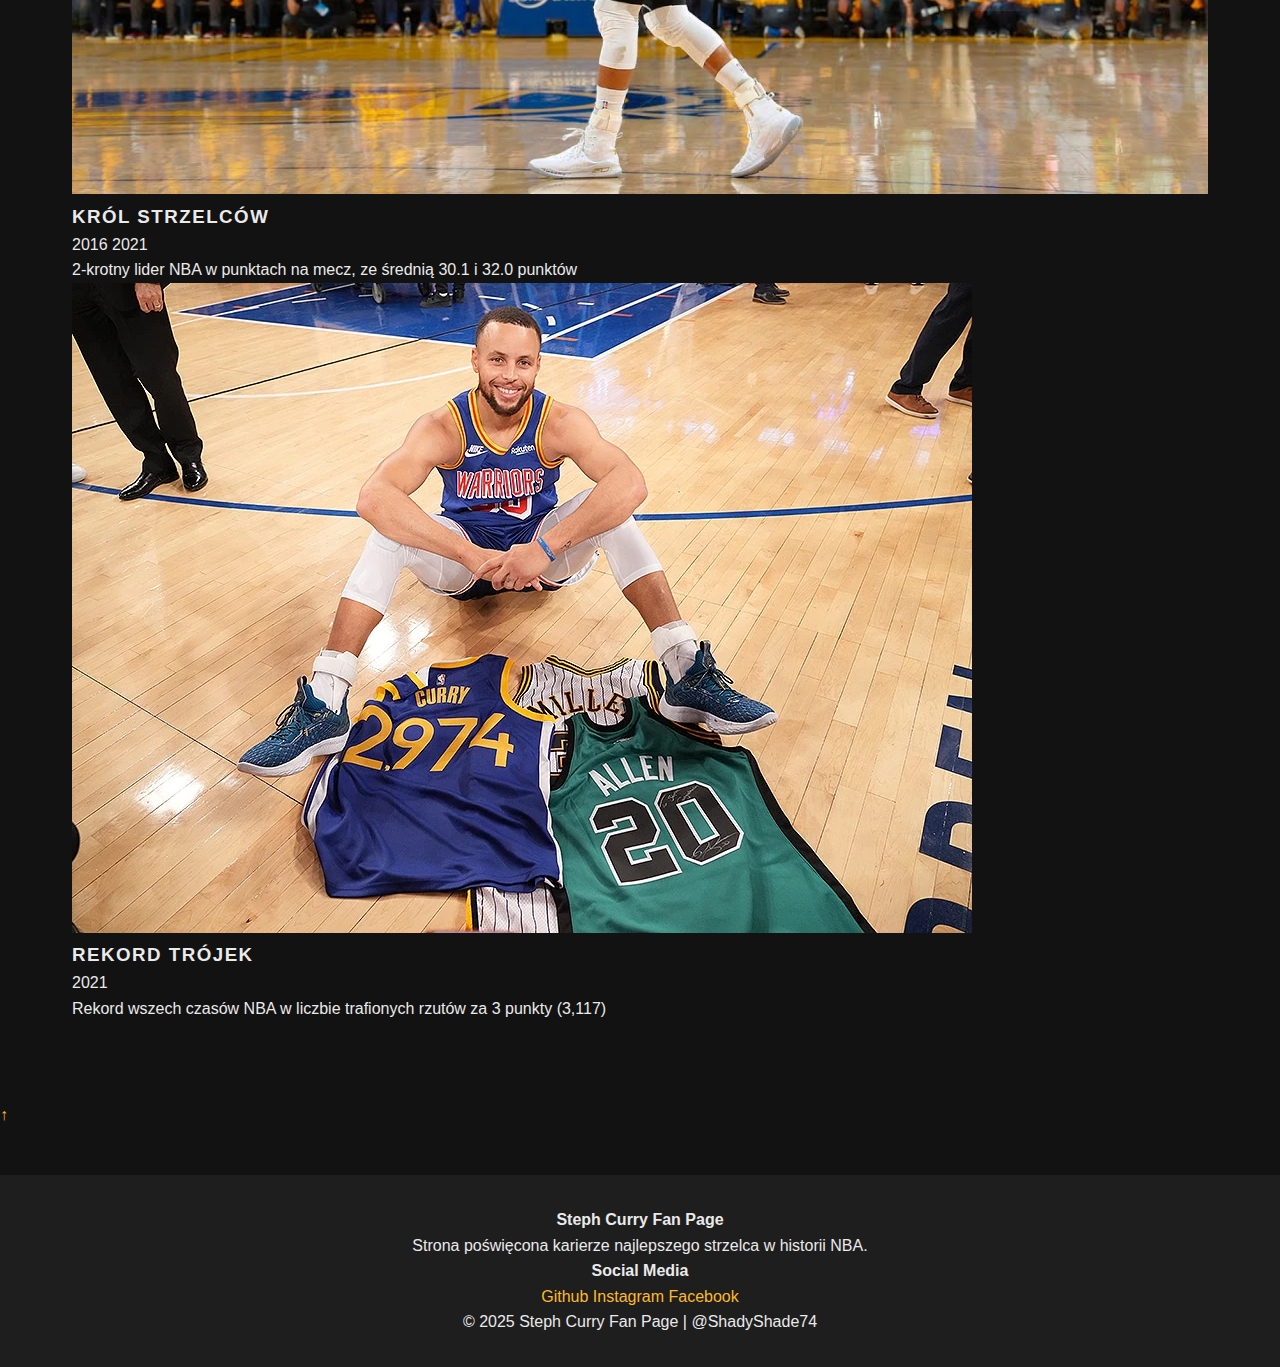
<file: steph.html>
<!DOCTYPE html>
<html lang="en">
<head>
    <meta charset="UTF-8">
    <meta name="viewport" content="width=device-width, initial-scale=1.0">
    <title>Steph Curry</title>
    <link rel="stylesheet" href="style.css">
    <link rel="preconnect" href="https://fonts.googleapis.com">
    <link rel="preconnect" href="https://fonts.gstatic.com" crossorigin>
    <link href="https://fonts.googleapis.com/css2?family=Inter:ital,opsz,wght@0,14..32,100..900;1,14..32,100..900&family=Sour+Gummy:ital,wght@0,100..900;1,100..900&family=Varela+Round&display=swap" rel="stylesheet">
    <script>
    window.onload = function() {
        // Scroll to top on page load
        window.scrollTo({
            top: 0,
            behavior: 'smooth'
        });

        // Handle smooth scrolling for options
        document.querySelectorAll('.option').forEach(option => {
            option.addEventListener('click', function(e) {
                e.preventDefault();
                const targetId = this.getAttribute('data-scroll');
                if (targetId) {
                    const targetElement = document.querySelector(targetId);
                    if (targetElement) {
                        targetElement.scrollIntoView({
                            behavior: 'smooth',
                            block: 'start'
                        });
                    }
                }
            });
        });

        // Handle back to top button
        document.querySelector('.back-to-top').addEventListener('click', function(e) {
            e.preventDefault();
            window.scrollTo({
                top: 0,
                behavior: 'smooth'
            });
        });
    };
</script>
</head>
<body>
    <section id="scroll-top">

    </section>
    <section class="menu">
        <div class="hamburger-menu">
        <div class="menu-btn">
            <span class="menu-icon">☰</span>
        </div>
        <div class="menu-content">
            <a href="steph.html">Główna Strona</a>
            <a href="Pages/stats.html">Statystyki</a>
            <a href="Pages/career.html">Kariera</a>
            <a href="Pages/biography.html">Biografia</a>
            <a href="Pages/facts.html">Ciekawostki</a>
        </div>
    </section>
    <section class="header" id="header">
        <div class="top">
                <div class="text-logo">
                    Steph Curry
                </div>
            <div class="site-options">
                <div class="top-options">
                    <div class="option" data-scroll="#about">O Stephie</div>
                    <div class="option" data-scroll="#highlights">Highlighty</div>
                    <div class="option" data-scroll="#records">Rekordy</div>
                </div>
            </div>
        </div>
        
    </section>
    <section id="about" class="content-section">
        <h2>O Stephie</h2>
        <div class="about-container">
            <div class="about-image">
                <img src="media/img/steph.jpg" alt="Stephen Curry" height="480" width="160">
            </div>
            <div class="about-text">
                <h3>Stephen Curry</h3>
                <p class="subtitle">Najlepszy strzelec w historii NBA</p>
                <div class="info-grid">
                    <div class="info-item">
                        <span class="label">Data urodzenia:</span>
                        <span class="value">14 marca 1988</span>
                    </div>
                    <div class="info-item">
                        <span class="label">Wzrost:</span>
                        <span class="value">1.88 m</span>
                    </div>
                    <div class="info-item">
                        <span class="label">Drużyna:</span>
                        <span class="value">Golden State Warriors</span>
                    </div>
                    <div class="info-item">
                        <span class="label">Numer:</span>
                        <span class="value">#30</span>
                    </div>
                </div>
                <p class="description">
                    Stephen Curry jest rozgrywającym Golden State Warriors
                    który Jest również 4-krotnym mistrzem NBA, 2-krotnym MVP 
                    sezonu zasadniczego i rekordzistą pod względem 
                    trafionych rzutów za 3 punkty w historii NBA.
                </p>
            </div>
        </div>
    </section>



    <section id="highlights" class="content-section">
        <h2>Highlighty</h2>
        <div class="highlights-container">
            <div class="highlight-card">
                <div class="highlight-image">
                    <img src="media/img/buzzer-beater.jpg" alt="Game Winner vs OKC">
                    <div class="highlight-overlay">
                        <span class="date">27.02.2016</span>
                    </div>
                </div>
                <div class="highlight-info">
                    <h3>Game Winner przeciwko OKC</h3>
                    <p>Zwycięski rzut z połowy boiska w dogrywce przeciwko Oklahoma City Thunder, ustanawiając rekord NBA - 12 trojek w meczu.</p>
                </div>
            </div>

            <div class="highlight-card">
                <div class="highlight-image">
                    <img src="media/img/record.jpg" alt="Record Breaking Three">
                    <div class="highlight-overlay">
                        <span class="date">14.12.2021</span>
                    </div>
                </div>
                <div class="highlight-info">
                    <h3>Rekord Wszech Czasów</h3>
                    <p>Pobicie rekordu Ray'a Allena w liczbie trafionych rzutów za 3 punkty w karierze, stając się najlepszym strzelcem z dystansu w historii NBA.</p>
                </div>
            </div>

            <div class="highlight-card">
                <div class="highlight-image">
                    <img src="media/img/final-mvp.jpg" alt="Finals MVP">
                    <div class="highlight-overlay">
                        <span class="date">16.06.2022</span>
                    </div>
                </div>
                <div class="highlight-info">
                    <h3>Finals MVP</h3>
                    <p>Zdobycie pierwszego w karierze tytułu MVP Finałów NBA, prowadząc Warriors do czwartego mistrzostwa w ostatnich ośmiu latach.</p>
                </div>
            </div>
        </div>
    </section>

    <section id="records" class="content-section">
    <h2>Rekordy</h2>
    <div class="awards-container">
        <div class="award-card">
            <div class="award-image">
                <img src="media/img/championship.jpg" alt="NBA Championship Trophy">
                <div class="award-overlay"></div>
            </div>
            <div class="award-content">
                <h3>Mistrzostwo NBA</h3>
                <div class="award-years">
                    <span>2015</span>
                    <span>2017</span>
                    <span>2018</span>
                    <span>2022</span>
                </div>
                <p class="award-description">4-krotny mistrz NBA z Golden State Warriors</p>
            </div>
        </div>

        <div class="award-card">
            <div class="award-image">
                <img src="media/img/mvp.jpg" alt="MVP Trophy">
                <div class="award-overlay"></div>
            </div>
            <div class="award-content">
                <h3>MVP Sezonu</h3>
                <div class="award-years">
                    <span>2015</span>
                    <span>2016</span>
                </div>
                <p class="award-description">Pierwszy w historii jednogłośny wybór MVP (2016)</p>
            </div>
        </div>

        <div class="award-card">
            <div class="award-image">
                <img src="media/img/all-star.jpg" alt="All-Star Game">
                <div class="award-overlay"></div>
            </div>
            <div class="award-content">
                <h3>All-Star</h3>
                <div class="award-years">
                    <span>2014-2023</span>
                </div>
                <p class="award-description">9-krotny uczestnik NBA All-Star Game</p>
            </div>
        </div>

        <div class="award-card">
            <div class="award-image">
                <img src="media/img/3-point-contest.webp" alt="3-Point Contest">
                <div class="award-overlay"></div>
            </div>
            <div class="award-content">
                <h3>3-Point Contest</h3>
                <div class="award-years">
                    <span>2015</span>
                    <span>2021</span>
                </div>
                <p class="award-description">2-krotny zwycięzca konkursu rzutów za 3 punkty</p>
            </div>
        </div>
        <div class="award-card">
        <div class="award-image">
            <img src="media/img/best-shooter.jpg" alt="Scoring Title">
            <div class="award-overlay"></div>
        </div>
            <div class="award-content">
                <h3>Król Strzelców</h3>
                <div class="award-years">
                    <span>2016</span>
                    <span>2021</span>
                </div>
                <p class="award-description">2-krotny lider NBA w punktach na mecz, ze średnią 30.1 i 32.0 punktów</p>
            </div>
        </div>

        <div class="award-card">
            <div class="award-image">
                <img src="media/img/3-record.webp" alt="Three Point Record">
                <div class="award-overlay"></div>
            </div>
            <div class="award-content">
                <h3>Rekord Trójek</h3>
                <div class="award-years">
                    <span>2021</span>
                </div>
                <p class="award-description">Rekord wszech czasów NBA w liczbie trafionych rzutów za 3 punkty (3,117)</p>
            </div>
        </div>
    </div>
    
</section>
    <div class="back-to-top">
        <a href="#scroll-top">
            <div class="top-btn">
                <div class="top-icon">↑</div>
            </div>
        </a>
    </div>
    <footer class="footer">
        <div class="footer-content">
            <div class="footer-section">
                <h4>Steph Curry Fan Page</h4>
                <p>Strona poświęcona karierze najlepszego strzelca w historii NBA.</p>
            </div>
            <div class="footer-section">
                <h4>Social Media</h4>
                <div class="social-links">
                    <a href="https://github.com/ShadyShade74" target="_blank">Github</a>
                    <a href="https://www.instagram.com/stephencurry30" target="_blank">Instagram</a>
                    <a href="https://www.facebook.com/StephenCurryOfficial" target="_blank">Facebook</a>
                </div>
            </div>
        </div>
        <div class="footer-bottom">
            <p>&copy; 2025 Steph Curry Fan Page ㅤ| ㅤ@ShadyShade74</p>
        </div>
    </footer>

</body>
</html>
</file>
<file: Helltrip/css/style.css>
body{
    background:linear-gradient(to right , rgb(170, 122, 50), rgb(156, 117, 38));
}
canvas{
    display: block;
    margin: 0 auto;
}
</file>
<file: StephCurry/style.css>
body {
    background-color: #0d1b38;
    font-family: "Sour Gummy", sans-serif;
}

.gradient-bar {
    background: linear-gradient(90deg, #1D428A, #FFC72C);
    padding: 15px 0;
    position: sticky;
    top: 0;
    z-index: 100;
}

nav {
    max-width:1200px;
    margin: 0 auto;
    display: flex;
    justify-content: center;
    gap: 30px;
}

.nav-link {
    margin-left: 50px;
    color: #cacaca;
    text-decoration: none;
    font-size: 30px;
    font-weight: bold;
    padding: 8px 16px;
    border-radius: 5px;
    transition: background 0.3s;
    display: flex;
    align-items: center;
    justify-content: center;
    transition: all 0.3s ease;
    text-shadow: #1D428A 0px 0px 5px;
}

.nav-link:hover {
    background: #FFC72C33;
    color: #1D428A;
    transform: scale(1.1);
    text-shadow: #3778fc 0px 0px 5px;
    transition: all 0.3s ease;
}

.logo {
    display: flex;
    justify-content: flex-start;
}

.title {
    font-size: 84px;
    font-weight: 500;
    font-family: "Sour Gummy", sans-serif;
    text-align: center;
    margin: 50px 0;
    background: linear-gradient(90deg,
            #1D428A 0%,
            #FFC72C 50%,
            #1D428A 100%);
    background-size: 200% auto;
    -webkit-background-clip: text;
    background-clip: text;
    -webkit-text-fill-color: transparent;
    animation: gradient 3s linear infinite;
}

@keyframes gradient {
    to {
        background-position: 200% center;
    }
}

.nav-logo {
    transition: all 0.3s ease;
    filter: drop-shadow(0 0 0 transparent);
}

@keyframes glow {
    from {
        filter: drop-shadow(0 0 2px #1D428A) drop-shadow(0 0 4px #1D428A);
    }

    to {
        filter: drop-shadow(0 0 4px #FFC72C) drop-shadow(0 0 6px #FFC72C);
    }
}

.nav-logo:hover {
    transform: scale(1.05);
    filter: drop-shadow(0 0 5px #FFC72C);
    animation: glow 1.5s ease-in-out infinite alternate;
}

.info-tile {
    background-color: #091528;
    margin: 40px auto;
    max-width: 1000px;
    padding: 30px;
    border-radius: 15px;
    display: flex;
    gap: 30px;
    align-items: center;
    box-shadow: 0 0 20px rgba(0, 0, 0, 0.3);
}

.profile-image {
    width: 300px;
    height: 300px;
    object-fit: cover;
    border-radius: 10px;
    border: 3px solid #1D428A;
}

.info-content {
    flex: 1;
}

.info-content h2 {
    color: #1D428A;
    font-size: 36px;
    margin-bottom: 20px;
}

.info-content p {
    color: #cacaca;
    font-size: 18px;
    line-height: 1.6;
}

.profile-image_wide {
    width: 533px;
    height: 300px;
    object-fit: cover;
    border-radius: 10px;
    border: 3px solid #1D428A;
}

#skrot_meczu:hover {
    transform: scale(1.05);
    filter: drop-shadow(0 0 5px #FFC72C);
    animation: glow 1.5s ease-in-out infinite alternate;
}

.moments-tile {
    flex-direction: column;
    align-items: stretch;
    background: #091528;
    padding: 35px 30px;
    margin: 40px auto;
    max-width: 1000px;
    border-radius: 15px;
    box-shadow: 0 0 20px rgba(0, 0, 0, 0.3);
}

.moments-title {
    text-align: center;
    color: #1D428A;
    font-size: 32px;
    margin-bottom: 30px;
}

.moments-inner {
    display: flex;
    justify-content: space-between;
    gap: 30px;
}

.moment-card {
    flex: 1;
    background: #FFC72C;
    border-radius: 18px;
    padding: 18px 12px;
    box-shadow: 0 2px 8px rgba(29, 66, 138, 0.08);
    text-align: center;
    display: flex;
    flex-direction: column;
    align-items: center;
    transition: all 0.3s ease;
}

.moment-img {
    width: 80px;
    height: 80px;
    border-radius: 50%;
    object-fit: cover;
    margin-bottom: 12px;
    border: 2px solid #1D428A;
}

.moment-card h3 {
    color: #1D428A;
    margin: 10px 0 8px 0;
    font-size: 20px;
}

.moment-card p {
    font-size: 0.98em;
    color: #222;
    margin: 0;
}

.moment-card:hover {
    transform: scale(1.05);
    filter: drop-shadow(0 0 5px #fdba00);
    background-color: #EEB61B;
    cursor: pointer;
    transform: translateY(-15px);
    transition: all 0.3s ease;
}
#gallery{
    display: flex;
    justify-content: center;
    gap: 20px;
    margin-top:50px;
}
.gallery_img {
    width: 500px;
    height: 300px;
    display: block;
    margin: 20px auto;
    border: 5px solid #1D428A;
    border-radius:20px;
}
#link1{
    text-decoration: none;
}
#gallery_mini{
    display: flex;
    justify-content: center;
}
.gallery_img1{
    object-fit: cover;
    margin-bottom: 12px;
    border: 5px solid #1D428A;
    border-radius:20px;
    width:200px;
    height:133px;
    margin-left:70px;
    margin-top:50px;
}
.gallery-nav {
    display: flex;
    justify-content: center;
    gap: 20px;
    margin-top: 20px;
}

.nav-button {
    padding: 10px 20px;
    background-color: #1D428A;
    color: white;
    text-decoration: none;
    border-radius: 5px;
    transition: background-color 0.3s;
    display:flex;
    font-size: 30px;
}

.nav-button:hover {
    background-color: #FDB927;
    transform: scale(1.1);
    filter: drop-shadow(0 0 5px #FFC72C);
    animation: glow 1.5s ease-in-out infinite alternate;
}
#nav-button-left{
    display:flex;
    justify-content: flex-end;
}
#nav-button-right{
    display:flex;
    justify-content: flex-start;
}

.timeline-container {
    padding: 50px 0;
    width: 100%;
    background: linear-gradient(to bottom, #1D428A, #FDB927);
}

.timeline {
    position: relative;
    max-width: 1200px;
    margin: 0 auto;
}

.timeline::after {
    content: '';
    position: absolute;
    width: 6px;
    background-color: white;
    top: 0;
    bottom: 0;
    left: 50%;
    margin-left: -3px;
}

.timeline-item {
    padding: 10px 40px;
    position: relative;
    width: 50%;
    box-sizing: border-box;
}

.left {
    left: 0;
}

.right {
    left: 50%;
}

.content {
    padding: 20px 30px;
    background-color:#0066eb ;
    border-radius: 6px;
    box-shadow: 0 0 10px rgba(0,0,0,0.2);
    position: relative;
    transition: transform 0.3s ease;
    color:#fff;
    font-weight: 600;
    border:#0055da 2px solid;
}

.content:hover {
    transform: scale(1.1);
    background-color: #0055da ;
    border:#0044c9 2px solid;
}

.content h2 {
    color: #1D428A;
    margin-bottom: 10px;
}

.timeline-item::before {
    content: '';
    position: absolute;
    width: 25px;
    height: 25px;
    background-color: #FDB927;
    border: 4px solid #1D428A;
    border-radius: 50%;
    top: 15px;
    z-index: 1;
}

.left::before {
    right: -17px;
}

.right::before {
    left: -17px;
}



@media screen and (max-width: 600px) {
    .timeline::after {
        left: 31px;
    }
    
    .timeline-item {
        width: 100%;
        padding-left: 70px;
        padding-right: 25px;
    }
    
    .right {
        left: 0%;
    }
}
#historia_naglowek{
    display: flex;
    justify-content: center;
    align-items: center;
    font-size:70px;
    background-image:linear-gradient( to right,#FFC72C, #bd9526);
    -webkit-background-clip: text;
    -webkit-text-fill-color: transparent;
    font-weight:bold;
}
.naglowek{
    background:linear-gradient(90deg, #1a408b, #1D428A);
}
.stats-container {
    max-width: 1200px;
    margin: 0 auto;
    padding: 20px;
}

.stats-header {
    text-align: center;
    font-size: 3em;
    color: #1D428A;
    margin-bottom: 40px;
    text-shadow: 2px 2px 4px rgba(0,0,0,0.1);
}

.stats-grid {
    display: grid;
    grid-template-columns: repeat(auto-fit, minmax(250px, 1fr));
    gap: 20px;
    margin-bottom: 40px;
}

.stats-card {
    background: linear-gradient(135deg, #1D428A, #1D428A 60%, #FDB927);
    color: white;
    padding: 20px;
    border-radius: 10px;
    text-align: center;
    box-shadow: 0 4px 6px rgba(0,0,0,0.1);
    transition: transform 0.3s ease;
}

.stats-card:hover {
    transform: translateY(-5px);
}

.stats-number {
    font-size: 3em;
    font-weight: bold;
    margin: 10px 0;
}

.achievements-grid {
    display: grid;
    grid-template-columns: repeat(auto-fit, minmax(200px, 1fr));
    gap: 20px;
    margin-top: 20px;
}

.achievement-card {
    background-color: #FDB927;
    padding: 20px;
    border-radius: 10px;
    text-align: center;
    transition: transform 0.3s ease;
}

.achievement-card:hover {
    transform: scale(1.05);
}

.achievement-number {
    font-size: 2.5em;
    font-weight: bold;
    color: #1D428A;
}

.stats-table {
    width: 100%;
    margin-top: 20px;
    border-collapse: collapse;
    background-color: white;
    box-shadow: 0 4px 6px rgba(0,0,0,0.1);
}

.stats-table th, .stats-table td {
    padding: 12px;
    text-align: center;
    border: 1px solid #ddd;
}

.stats-table th {
    background-color: #1D428A;
    color: white;
}

.stats-table tr:nth-child(even) {
    background-color: #f9f9f9;
}

.stats-table tr:hover {
    background-color: #f5f5f5;
}

@media (max-width: 768px) {
    .stats-grid {
        grid-template-columns: 1fr;
    }
    
    .stats-table {
        font-size: 14px;
    }
}
</file>
<file: style.css>
/* --- GLOBAL STYLES & VARIABLES --- */
:root {
    --primary-color: #006BB6; /* Warriors Blue */
    --secondary-color: #FDB927; /* Warriors Gold */
    --text-color: #EAEAEA;
    --background-color: #121212;
    --container-color: #1E1E1E;
    --font-main: 'Poppins', sans-serif;
    --shadow: 0 4px 15px rgba(0, 0, 0, 0.5);
}

* {
    margin: 0;
    padding: 0;
    box-sizing: border-box;
}

html {
    scroll-behavior: smooth;
}
.music {
    /* Ustawienie sekcji, aby była widoczna */
    text-align: center; /* Wyśrodkowanie odtwarzacza */
    padding: 2rem 0;
}

.music .audio {
    /* Zapewnienie, że kontener audio ma sensowną szerokość */
    max-width: 600px;
    margin: 0 auto; /* Wyśrodkowanie wewnątrz sekcji */
    display: flex;
    justify-content: center;
}

.music audio {
    /* Nadanie odtwarzaczowi pełnej szerokości jego kontenera */
    width: 100%;
    /* Możesz też ustawić stałą szerokość: width: 400px; */
    min-height: 45px; /* Upewnienie się, że kontrolki mają minimalną wysokość */
    border-radius: 8px;
    box-shadow: var(--shadow);
    /* Opcjonalne: Użycie kolorów Warriors dla akcentu w odtwarzaczu */
    accent-color: var(--secondary-color); 
}
body {
    font-family: var(--font-main);
    background-color: var(--background-color);
    color: var(--text-color);
    line-height: 1.6;
}

a {
    color: var(--secondary-color);
    text-decoration: none;
    transition: color 0.3s ease;
}

a:hover {
    color: #FFFFFF;
}

h1, h2, h3 {
    text-transform: uppercase;
    letter-spacing: 1.5px;
}

h2 {
    text-align: center;
    font-size: 2.5rem;
    margin-bottom: 3rem;
    color: var(--secondary-color);
    text-shadow: 0 0 10px var(--primary-color);
}

section {
    padding: 5rem 2rem;
    max-width: 1200px;
    margin: 0 auto;
}

footer {
    text-align: center;
    padding: 2rem;
    background-color: var(--container-color);
    margin-top: 3rem;
}

/* --- HEADER & NAVIGATION --- */
header {
    position: fixed;
    top: 0;
    left: 0;
    width: 100%;
    display: flex;
    justify-content: space-between;
    align-items: center;
    padding: 1rem 2rem;
    background-color: rgba(18, 18, 18, 0.85);
    backdrop-filter: blur(10px);
    z-index: 1000;
    box-shadow: 0 2px 10px rgba(0, 0, 0, 0.3);
}

header h1 {
    font-size: 1.5rem;
    margin: 0;
}

.nav-desktop ul {
    display: flex;
    list-style: none;
}

.nav-desktop li {
    margin-left: 2rem;
}

.nav-desktop a {
    font-weight: 600;
    padding: 0.5rem 0;
    border-bottom: 2px solid transparent;
    transition: border-color 0.3s ease;
}

.nav-desktop a:hover {
    border-bottom-color: var(--secondary-color);
    color: var(--secondary-color);
}

.hamburger-menu {
    display: none;
    cursor: pointer;
    background: none;
    border: none;
}

.hamburger-menu .bar {
    display: block;
    width: 25px;
    height: 3px;
    margin: 5px auto;
    background-color: var(--text-color);
    transition: all 0.3s ease-in-out;
}

.nav-mobile {
    display: none;
}

/* --- HERO SECTION --- */
.hero {
    height: 100vh;
    display: flex;
    justify-content: center;
    align-items: center;
    text-align: center;
    background-color: var(--background-color);
    /* INSTRUKCJA: Usunięto tło obrazkowe, ustawiono jednolity kolor */
    color: #FFF;
    padding: 0 2rem;
}

.hero-text h2 {
    font-size: 4rem;
    color: #FFF;
    margin-bottom: 1rem;
}

.hero-text p {
    font-size: 1.2rem;
    margin-bottom: 2rem;
    max-width: 600px;
}

.cta-button {
    background: linear-gradient(45deg, var(--primary-color), var(--secondary-color));
    color: #FFF;
    padding: 1rem 2.5rem;
    border-radius: 50px;
    font-weight: 700;
    text-transform: uppercase;
    transition: all 0.4s ease;
    border: none;
    box-shadow: 0 4px 15px rgba(0, 0, 0, 0.2);
    transform: translateY(0);
}

.cta-button:hover {
    background: linear-gradient(45deg, var(--secondary-color), var(--primary-color));
    box-shadow: 0 8px 25px rgba(0, 0, 0, 0.4);
    transform: translateY(-5px);
    color: #FFF;
}



@keyframes fade {
    from { opacity: 0.4; }
    to { opacity: 1; }
}

.players-intro {
    text-align: center;
    max-width: 800px;
    margin: -2rem auto 3rem auto;
    font-size: 1.1rem;
    color: #AAA;
}

.grid-container {
    display: grid;
    grid-template-columns: repeat(auto-fit, minmax(280px, 1fr));
    gap: 2.5rem; /* Zwiększony odstęp */
}
.player-card .player-image {
    width: 100%;       /* Obrazek ma zajmować 100% szerokości kontenera */
    height: 100%;      /* Obrazek ma zajmować 100% wysokości kontenera */
    object-fit: cover; /* KLUCZOWE: Zachowuje proporcje i wypełnia kontener, przycinając nadmiar */
    object-position: center 20%; /* Ustawia, która część obrazka ma być widoczna (np. głowa gracza) */
    display: block;
    transition: transform 0.4s ease;
}
.player-card {
    position: relative;
    height: 450px;
    overflow: hidden;
    border-radius: 12px;
    background-size: cover;      /* GWARANTUJE, ŻE TŁO WYPEŁNI CAŁY KA feLEK (może uciąć część) */
    background-position: center; /* Centruje obraz w kafelku */
    background-repeat: no-repeat;
    box-shadow: var(--shadow);
    transition: transform 0.4s ease, box-shadow 0.4s ease;
    cursor: pointer;
    text-decoration: none;
    display: block;
}

.player-card:hover {
    transform: translateY(-8px);
    box-shadow: 0 10px 30px rgba(0,0,0,0.6), 0 0 20px var(--secondary-color); /* Podwójny cień */
}

/* Tła graczy */
.player-card.p1 { 
    background-image: url('media/steph.jpg');
}
.player-card.p2 { background-image: url('media/klay.jpg'); }
.player-card.p3 { background-image: url('media/green.jpg'); }
.player-card.p4 { background-image: url('media/durant.jpg'); }
.player-card.p5 { background-image: url('media/iguodala.jpg'); }
.player-card.p6 { background-image: url('media/davis.jpg'); }
.player-card.p7 { background-image: url('media/ellis.jpg'); }


/* Warstwa Overlay z efektem hover */
.player-overlay {
    position: absolute;
    top: 0;
    left: 0;
    width: 100%;
    height: 100%;
    /* Gradient, który zapewnia widoczność tekstu na dole */
    background: linear-gradient(to top, rgba(0, 0, 0, 0.9) 0%, rgba(0, 0, 0, 0.6) 30%, transparent 70%);
    display: flex;
    align-items: flex-end;
    transition: background 0.5s ease;
}

.player-card:hover .player-overlay {
    /* Przyciemnienie całego tła przy najechaniu */
    background: linear-gradient(to top, rgba(0, 0, 0, 0.95) 0%, rgba(0, 0, 0, 0.7) 40%, transparent 80%);
}

.player-info {
    padding: 1.5rem;
    width: 100%;
    transform: translateY(10px);
    opacity: 0;
    transition: transform 0.5s ease, opacity 0.5s ease;
}

.player-card:hover .player-info {
    transform: translateY(0);
    opacity: 1;
}

.player-info h3 {
    color: var(--secondary-color); /* Złoty kolor dla imienia */
    font-size: 1.8rem;
    margin-bottom: 0.5rem;
}

.player-role {
    color: var(--primary-color); /* Niebieski akcent */
    font-size: 1rem;
    font-weight: 400;
}

@media (max-width: 600px) {
    .player-card {
        height: 350px;
        width:100%;
    }
    .grid-container {
        gap: 1.5rem;
    }
}

.form-section {
    background-color: var(--container-color);
    border-radius: 10px;
    padding: 3rem;
}

.form-section form {
    max-width: 600px;
    margin: 0 auto;
}

fieldset {
    border: none;
    margin-bottom: 2rem;
    padding: 0;
}

legend {
    font-size: 1.2rem;
    font-weight: 600;
    margin-bottom: 1rem;
    color: var(--secondary-color);
}

label {
    display: block;
    margin-bottom: 0.5rem;
}

input[type="email"],
input[type="number"],
select {
    width: 100%;
    padding: 0.8rem;
    background-color: #333;
    border: 1px solid #555;
    color: var(--text-color);
    border-radius: 5px;
    transition: border-color 0.3s ease, box-shadow 0.3s ease;
}

input[type="email"]:focus,
input[type="number"]:focus,
select:focus {
    outline: none;
    border-color: var(--secondary-color);
    box-shadow: 0 0 10px var(--secondary-color);
}

input[type="radio"],
input[type="checkbox"] {
    margin-right: 0.5rem;
}

.form-buttons {
    display: flex;
    gap: 1rem;
    justify-content: flex-end;
    margin-top: 2rem;
}

button[type="submit"],
button[type="reset"] {
    padding: 0.8rem 2rem;
    border: none;
    border-radius: 8px;
    font-weight: 600;
    cursor: pointer;
    transition: all 0.3s ease;
    text-transform: uppercase;
}

button[type="submit"] {
    background: linear-gradient(45deg, var(--primary-color), var(--secondary-color));
    color: #FFF;
    box-shadow: 0 4px 10px rgba(0, 0, 0, 0.2);
}
button[type="submit"]:hover {
    filter: brightness(1.2);
    box-shadow: 0 6px 15px rgba(0, 0, 0, 0.3);
    transform: translateY(-3px);
}

button[type="reset"] {
    background-color: #444;
    color: var(--text-color);
}
button[type="reset"]:hover {
    background-color: #666;
    transform: translateY(-3px);
}
@media (max-width: 768px) {
    h2 { font-size: 2rem; }
    .hero-text h2 { font-size: 3rem; }

    .nav-desktop { display: none; }
    .hamburger-menu { display: block; }
    
    .nav-mobile {
        display: none;
        position: fixed;
        top: 60px;
        left: 0;
        width: 100%;
        background-color: var(--container-color);
        flex-direction: column;
        text-align: center;
        box-shadow: 0 5px 10px rgba(0,0,0,0.3);
    }
    .nav-mobile.active {
        display: flex; /* Show when active */
    }
    .nav-mobile ul { list-style: none; width: 100%; }
    .nav-mobile li {
        padding: 1rem 0;
        border-bottom: 1px solid #444;
    }
    .nav-mobile li:last-child { border-bottom: none; }
    .nav-mobile a { display: block; width: 100%; }
    .dropdown { display: none; background-color: #333; }
    .players-submenu:hover .dropdown { display: block; }
    .hamburger-menu.active .bar:nth-child(2) { opacity: 0; }
    .hamburger-menu.active .bar:nth-child(1) { transform: translateY(8px) rotate(45deg); }
    .hamburger-menu.active .bar:nth-child(3) { transform: translateY(-8px) rotate(-45deg); }
}

/* --- ICON STYLES --- */
h2 > .fa-solid {
    margin-right: 1rem;
    vertical-align: middle;
}

/* --- PLAYER PAGE STYLES --- */
.player-page {
    padding-top: 60px; /* Header height */
}

.player-hero {
    position: relative;
    height: 60vh;
    background-size: cover;
    background-position: center 20%;
    display: flex;
    justify-content: center;
    align-items: center;
    text-align: center;
}

.hero-overlay {
    background: rgba(0, 0, 0, 0.6);
    padding: 2rem;
    border-radius: 10px;
}

.hero-overlay h2 {
    font-size: 3.5rem;
    margin-bottom: 0.5rem;
}

.hero-overlay p {
    font-size: 1.2rem;
    color: var(--secondary-color);
}

.internal-nav {
    display: flex;
    justify-content: center;
    background-color: var(--container-color);
    padding: 1rem 0;
    position: sticky;
    top: 60px; /* Header height */
    z-index: 900;
    box-shadow: 0 4px 10px rgba(0,0,0,0.3);
}

.internal-nav a {
    color: var(--text-color);
    padding: 0.5rem 1.5rem;
    font-weight: 600;
    border-bottom: 2px solid transparent;
    transition: all 0.3s ease;
}

.internal-nav a:hover, .internal-nav a.active {
    color: var(--secondary-color);
    border-bottom-color: var(--secondary-color);
}

.player-section {
    padding: 4rem 2rem;
    background-color: var(--background-color);
    border-bottom: 1px solid #333;
}

.player-section:last-of-type {
    border-bottom: none;
}

.stats-table {
    width: 100%;
    border-collapse: collapse;
    margin-top: 2rem;
    box-shadow: var(--shadow);
}

.stats-table th, .stats-table td {
    padding: 1rem;
    text-align: left;
    border: 1px solid #444;
}

.stats-table thead {
    background-color: var(--primary-color);
    color: #FFF;
    text-transform: uppercase;
}

.stats-table tbody tr:nth-child(even) {
    background-color: var(--container-color);
}

.stats-table tbody tr:hover {
    background-color: var(--secondary-color);
    color: #000;
}

.source {
    text-align: right;
    margin-top: 1rem;
    font-size: 0.9rem;
    color: #AAA;
}

#achievements ul {
    list-style: none;
    padding-left: 0;
}

#achievements li {
    background: var(--container-color);
    margin-bottom: 1rem;
    padding: 1.5rem;
    border-radius: 8px;
    border-left: 5px solid var(--secondary-color);
    box-shadow: var(--shadow);
    transition: transform 0.3s ease, box-shadow 0.3s ease;
}

#achievements li:hover {
    transform: translateX(10px);
    box-shadow: 0 6px 20px rgba(0,0,0,0.6);
}

.video-container, .map-container {
    position: relative;
    padding-bottom: 56.25%; /* 16:9 aspect ratio */
    height: 0;
    overflow: hidden;
    max-width: 100%;
    background: #000;
    box-shadow: var(--shadow);
    margin: 2rem auto 0 auto;
}

.video-container iframe, .map-container iframe {
    position: absolute;
    top: 0;
    left: 0;
    width: 100%;
    height: 100%;
}

.media-info {
    text-align: center;
    margin-top: 1rem;
    font-style: italic;
    color: #AAA;
}

@media (max-width: 768px) {
    .hero-overlay h2 {
        font-size: 2.5rem;
    }
    .internal-nav {
        flex-wrap: wrap;
        padding: 0.5rem 0;
    }
    .internal-nav a {
        padding: 0.5rem 1rem;
        font-size: 0.9rem;
    }
    .player-section {
        padding: 3rem 1rem;
    }
}
img {
    max-width: 100%;
    height: auto;
}

main {
    overflow-x: hidden;
}

/* --- PLAYERS SECTION RWD --- */
.players-container {
    display: grid;
    grid-template-columns: repeat(4, 1fr);
    gap: 2rem;
}

/* --- TABLET --- */
@media (max-width: 1024px) {
    .players-container {
        grid-template-columns: repeat(2, 1fr);
    }

    .hero-text h2 {
        font-size: 2.8rem;
    }

    section {
        padding: 4rem 1.5rem;
    }
}

/* --- TELEFON --- */
@media (max-width: 600px) {
    header {
        padding: 0.8rem 1rem;
    }

    .hero {
        height: auto;
        min-height: 100vh;
        padding-top: 6rem;
    }

    .hero-text h2 {
        font-size: 2.2rem;
    }

    .hero-text p {
        font-size: 1rem;
    }

    .cta-button {
        padding: 0.8rem 2rem;
        font-size: 0.9rem;
    }

    .players-container {
        grid-template-columns: 1fr;
    }

    .player-card {
        height: 320px;
    }

    h2 {
        font-size: 1.8rem;
    }

    form {
        padding: 0;
    }

    .form-section {
        padding: 2rem 1rem;
    }

    .form-buttons {
        flex-direction: column;
    }

    .form-buttons button {
        width: 100%;
    }

    footer {
        font-size: 0.9rem;
    }
}

/* --- DUŻE EKRANY --- */
@media (min-width: 1400px) {
    .players-container {
        grid-template-columns: repeat(4, 1fr);
    }

    section {
        max-width: 1400px;
    }
}
.gallery-section {
    padding: 60px 20px;
    text-align: center;
}

/* Kontener główny, który umożliwia pozycjonowanie strzałek i kropek */
.gallery-wrapper {
    position: relative;
    max-width: 800px; /* Maksymalna szerokość galerii */
    margin: 30px auto;
    overflow: hidden; /* Upewnia się, że tylko aktywny slajd jest widoczny */
    border-radius: 8px;
    box-shadow: 0 4px 10px rgba(0, 0, 0, 0.1);
}

/* Kontener slajdów (na tym etapie jest on tylko pojemnikiem) */
.gallery-container {
    display: flex; /* To ustawi zdjęcia obok siebie */
    width: 100%;
    transition: transform 0.5s ease-in-out; /* Płynna animacja przesuwania */
}

/* Styl dla pojedynczego slajdu (zdjęcia) */
.gallery-slide {
    min-width: 100%; /* Każde zdjęcie musi zajmować 100% szerokości wrappera */
    height: auto;
    object-fit: cover;
    /* Usuwamy opacity i transition, bo JS używa przesuwania, a nie zanikania */
    display: block; 
}

/* --- Strzałki Nawigacyjne (Przyciski) --- */
.prev-button, .next-button {
    position: absolute;
    top: 50%;
    transform: translateY(-50%);
    background: rgba(0, 0, 0, 0.5);
    color: white;
    border: none;
    padding: 10px;
    cursor: pointer;
    z-index: 10;
    font-size: 24px;
    line-height: 1; /* Upewnij się, że ikona jest dobrze wyśrodkowana */
    border-radius: 4px;
    transition: background 0.3s;
}

.prev-button:hover, .next-button:hover {
    background: rgba(0, 0, 0, 0.8);
}

.prev-button {
    left: 10px;
}

.next-button {
    right: 10px;
}

/* --- Kropki Nawigacyjne (Dots) --- */
.slider-dots {
    position: absolute;
    bottom: 10px;
    left: 50%;
    transform: translateX(-50%);
    display: flex;
    gap: 8px;
    z-index: 10;
}

.dot {
    height: 12px;
    width: 12px;
    margin: 0 2px;
    background-color: rgba(255, 255, 255, 0.7);
    border-radius: 50%;
    display: inline-block;
    cursor: pointer;
    transition: background-color 0.3s;
}

.dot.active {
    background-color: #fdb927; /* Kolor Golden State Warriors */
    border: 2px solid #00539c; /* Inny kolor Warriors */
    transform: scale(1.1);
}
</file>
<file: src/Basketball/style.css>
/* Reset and base styles */
body {
    background: linear-gradient(135deg, #1a1a2e 0%, #16213e 100%);
    margin: 0;
    padding: 20px;
    font-family: 'Montserrat', sans-serif;
}

/* Title styling */
.nba-gradient-title {
    font-size: 120px;
    font-weight: 800;
    text-align: center;
    margin: 60px 0;
    background: linear-gradient(
        270deg,
        #C9082A,
        #FFFFFF,
        #17408B
    );
    background-size: 200% auto;
    -webkit-background-clip: text;
    background-clip: text;
    color: transparent;
    animation: nbaGradient 4s linear infinite;
    text-transform: uppercase;
    letter-spacing: 4px;
    text-shadow: 0 0 20px rgba(201, 8, 42, 0.3);
}

/* Sections layout */
.position-sections {
    display: flex;
    flex-direction: column;
    gap: 40px;
    padding: 20px;
    max-width: 1400px;
    margin: 0 auto;
}

.position-section {
    background: rgba(23, 64, 139, 0.1);
    border-radius: 20px;
    padding: 20px;
}

.position-title {
    color: #fff;
    font-size: 2rem;
    margin-bottom: 20px;
    padding-left: 20px;
    background: linear-gradient(90deg, #C9082A, #17408B);
    -webkit-background-clip: text;
    background-clip: text;
    color: transparent;
}

/* Card container styles */
.scroll-container {
    position: relative;
    overflow: hidden;
    padding: 20px 0;
}

.kafle-row {
    display: flex;
    gap: 20px;
    padding: 0 20px;
}

.initial-view {
    display: flex;
    justify-content: center;
}

.expanded-view {
    display: none; /* Hidden by default */
    flex-wrap: wrap;
    justify-content: center;
    gap: 20px;
}

/* Card styles */
.kafelek-link {
    display: block;
    text-decoration: none;
    width: 280px;
    height: 350px;
    border-radius: 15px;
    overflow: hidden;
    position: relative;
}

.kafelek {
    width: 100%;
    height: 100%;
    position: relative;
    background: var(--bg) center/cover no-repeat;
    transition: transform 0.5s cubic-bezier(.4,0,.2,1);
}

.kafelek::before {
    content: '';
    position: absolute;
    inset: 0;
    background: linear-gradient(
        to bottom,
        rgba(0,0,0,0.2) 0%,
        rgba(0,0,0,0.7) 70%,
        rgba(0,0,0,0.9) 100%
    );
    opacity: 0.85;
    transition: opacity 0.3s ease;
}

.kafelek-text {
    position: absolute;
    bottom: 20px;
    left: 20px;
    right: 20px;
    color: #fff;
    font-size: 1.5rem;
    font-weight: bold;
    text-align: center;
    padding: 10px;
    background: linear-gradient(45deg, #167da3, #9a0cd7);
    background-clip: text;
    -webkit-background-clip: text;
    color: transparent;
    text-shadow: 0 2px 4px rgba(0,0,0,0.3);
    transition: transform 0.3s ease;
}

/* Button styles */
.expand-button {
    display: block;
    margin: 20px auto;
    padding: 12px 30px;
    background: linear-gradient(135deg, #C9082A, #17408B);
    color: white;
    border: none;
    border-radius: 25px;
    cursor: pointer;
    font-size: 1rem;
    font-weight: 600;
    transition: transform 0.3s, box-shadow 0.3s;
}

.expand-button:hover {
    transform: translateY(-2px);
    box-shadow: 0 4px 15px rgba(201, 8, 42, 0.3);
}

/* Hover effects */
.kafelek-link:hover .kafelek {
    transform: scale(1.05);
}

.kafelek-link:hover .kafelek::before {
    opacity: 0.6;
}

.kafelek-link:hover .kafelek-text {
    transform: translateY(-5px);
}
.expanded-view {
    display: none;
    flex-wrap: wrap;
    justify-content: center;
    gap: 20px;
    opacity: 0;
    transition: opacity 1s ease;
}

.expanded-view.fade-in {
    opacity: 1;
}

/* Animations */
@keyframes nbaGradient {
    0% { background-position: 200% center; }
    100% { background-position: -200% center; }
}

/* Responsive design */
@media (max-width: 768px) {
    .nba-gradient-title {
        font-size: 80px;
    }
    
    .position-title {
        font-size: 1.5rem;
    }
    
    .kafelek-link {
        width: 240px;
        height: 300px;
    }
}

@media (max-width: 480px) {
    .nba-gradient-title {
        font-size: 50px;
    }
    
    .kafelek-link {
        width: 100%;
        height: 250px;
    }
}
/* ...existing styles... */

.carousel-container {
    position: relative;
    width: 100%;
    max-width: 1200px;
    margin: 0 auto;
    padding: 0 60px;
    overflow: hidden;
}

.carousel-track {
    display: flex;
    gap: 20px;
    transition: transform 0.5s ease-in-out;
}

.carousel-track .kafelek-link {
    flex: 0 0 calc(33.333% - 14px);
    min-width: calc(33.333% - 14px);
}

.carousel-button {
    position: absolute;
    top: 50%;
    transform: translateY(-50%);
    width: 40px;
    height: 40px;
    border: none;
    border-radius: 50%;
    background: rgba(22, 125, 163, 0.3);
    color: white;
    font-size: 24px;
    cursor: pointer;
    z-index: 2;
    transition: all 0.3s ease;
    opacity: 1 !important; /* Usuń poprzednie style opacity */
}

.carousel-button:disabled {
    opacity: 1;
    cursor: pointer;
}

.carousel-button:hover {
    background: rgba(154, 12, 215, 0.5);
}

.carousel-button.prev {
    left: 10px;
}

.carousel-button.next {
    right: 10px;
}

.carousel-dots {
    display: flex;
    justify-content: center;
    gap: 8px;
    margin: 20px 0;
}

.dot {
    width: 10px;
    height: 10px;
    border-radius: 50%;
    background: rgba(22, 125, 163, 0.3);
    cursor: pointer;
    transition: all 0.3s ease;
}

.dot.active {
    background: rgba(154, 12, 215, 0.8);
}
</file>
